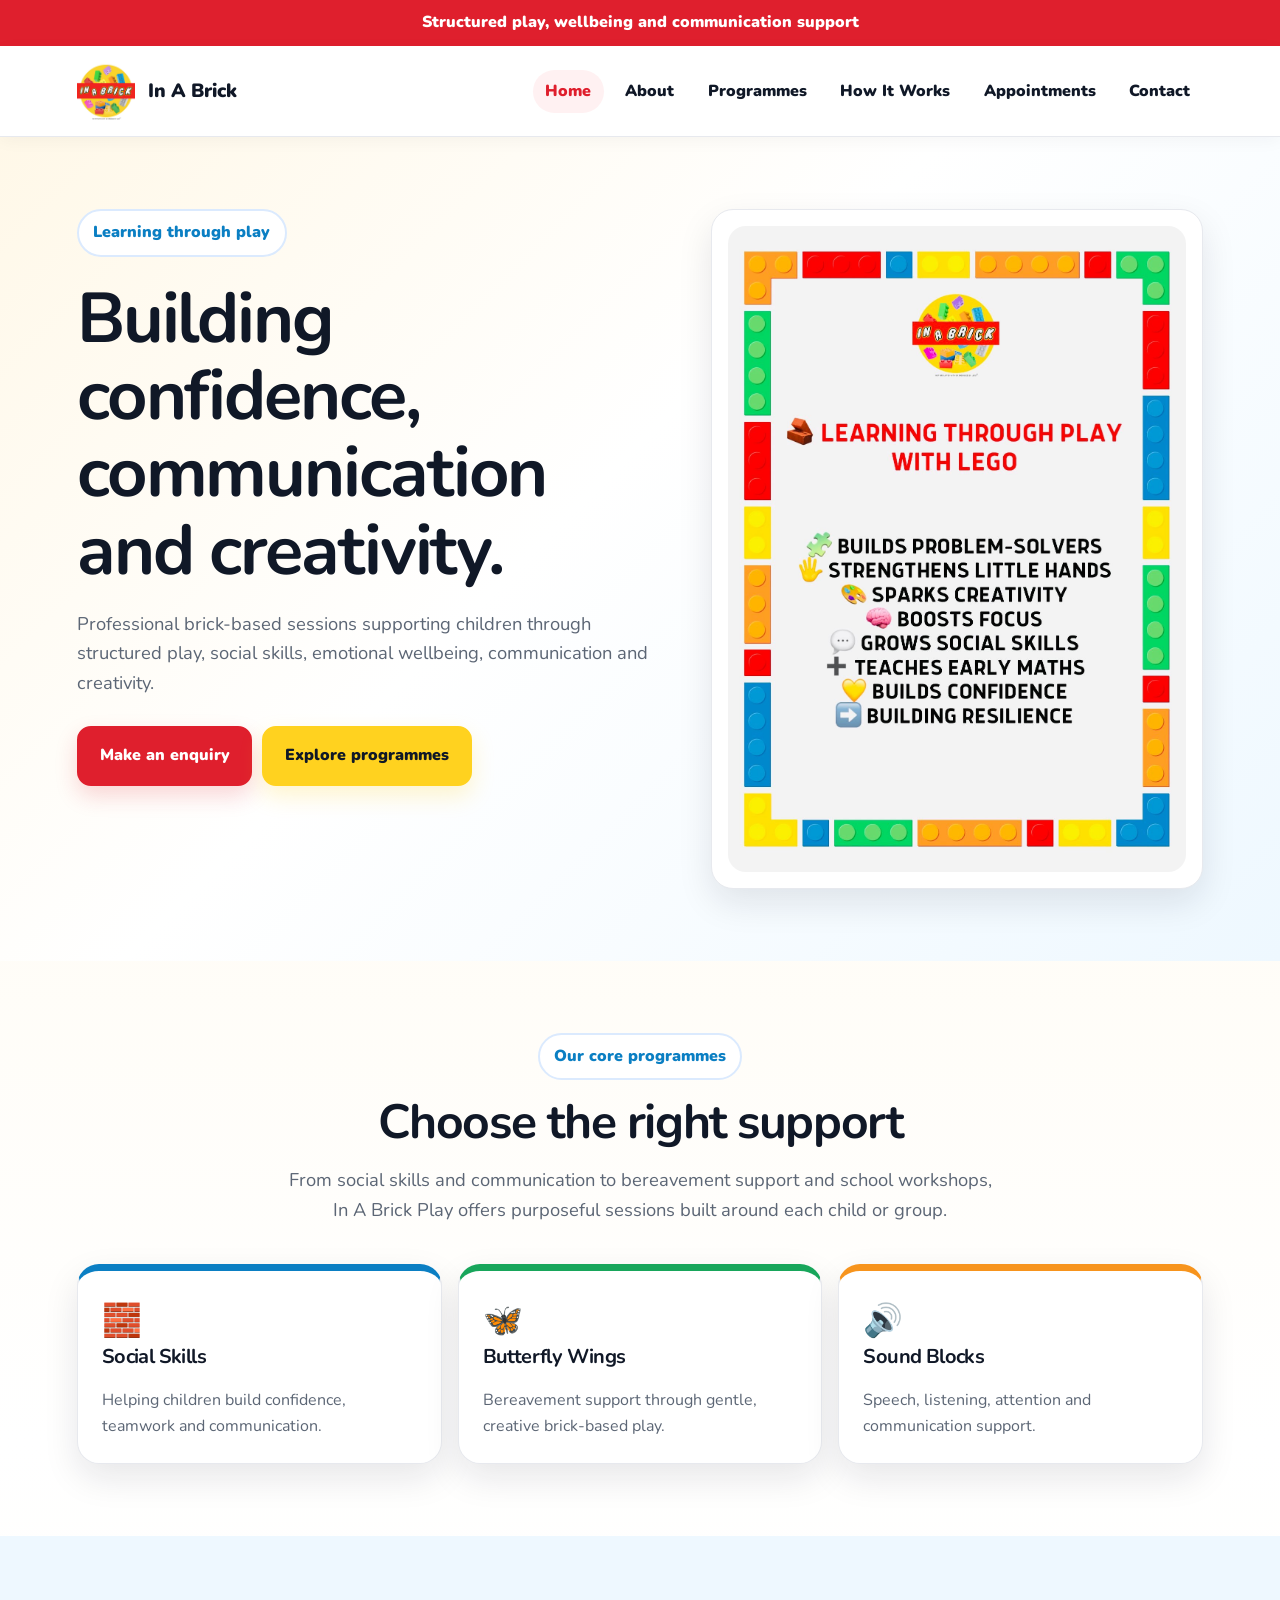
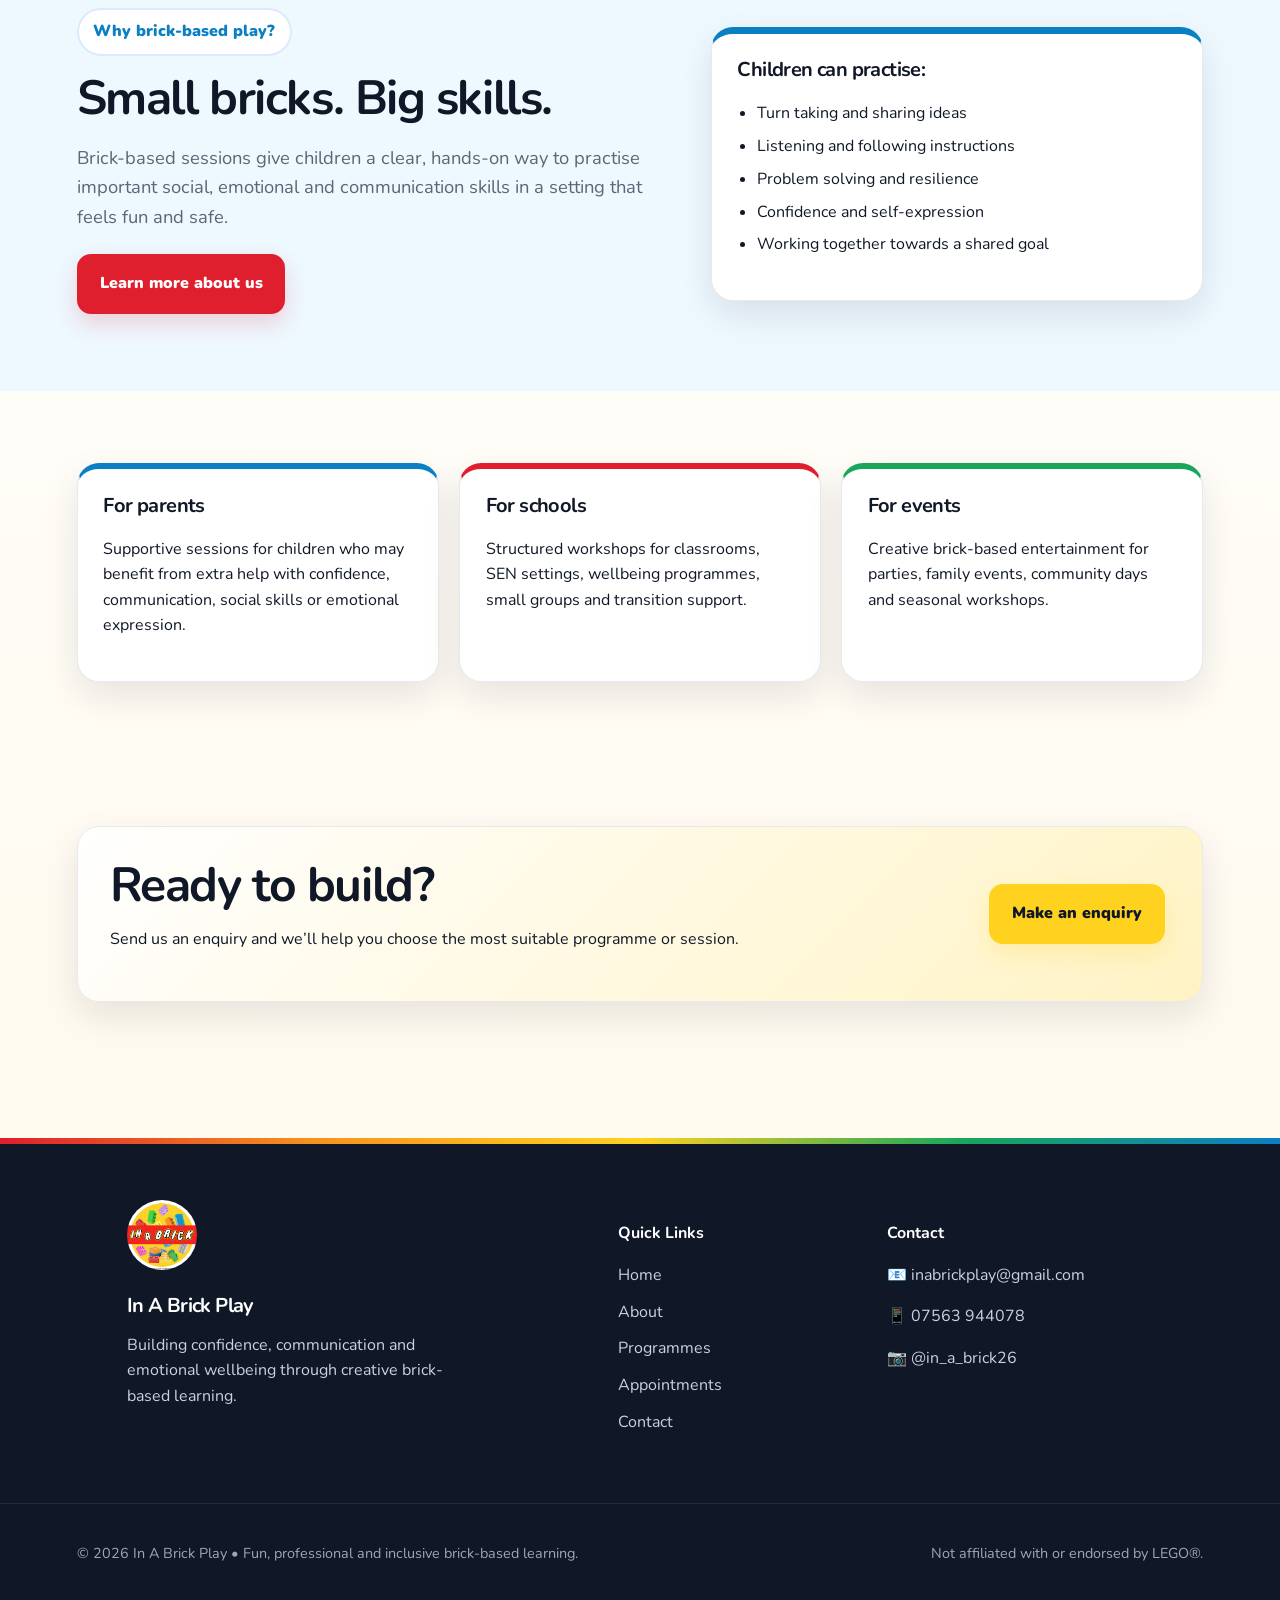
<file: index.html>
<!doctype html>
<html lang="en">
<head>
<link rel="icon" type="image/png" sizes="32x32" href="/favicon.png?v=2">
<link rel="shortcut icon" href="/favicon.png?v=2">
<link rel="apple-touch-icon" href="/favicon.png?v=2">  <title>In A Brick Play | Learning Through Play</title>
  <meta charset="utf-8">
  <meta name="viewport" content="width=device-width,initial-scale=1">
  <link rel="stylesheet" href="assets/style.css">
  <script defer src="assets/script.js"></script>
</head>

<body>
  <div class="topbar">Structured play, wellbeing and communication support</div>

  <nav class="nav">
    <a class="brand" href="index.html">
      <img src="assets/images/logo.jpg" alt="In A Brick logo">
      In A Brick
    </a>

    <div class="navlinks">
      <a class="active" href="index.html">Home</a>
      <a href="about.html">About</a>
      <a href="programmes.html">Programmes</a>
      <a href="roles.html">How It Works</a>
      <a href="appointments.html">Appointments</a>
      <a href="contact.html">Contact</a>
    </div>
  </nav>

  <main>
    <section class="hero home-hero">
      <div class="hero-grid">
        <div>
          <span class="badge">Learning through play</span>
          <h1>Building confidence, communication and creativity.</h1>
          <p class="lead">
            Professional brick-based sessions supporting children through structured play,
            social skills, emotional wellbeing, communication and creativity.
          </p>

          <div class="booking-actions">
            <a class="btn" href="appointments.html">Make an enquiry</a>
            <a class="btn yellow" href="programmes.html">Explore programmes</a>
          </div>
        </div>

        <div class="hero-card">
          <img src="assets/images/benefits.jpg" alt="Learning through play with bricks">
        </div>
      </div>
    </section>

    <section class="section">
      <div class="wrap center">
        <span class="badge">Our core programmes</span>
        <h2>Choose the right support</h2>
        <p class="lead" style="margin:auto">
          From social skills and communication to bereavement support and school workshops,
          In A Brick Play offers purposeful sessions built around each child or group.
        </p>

        <div class="programme-card-grid">
          <a class="programme-card blue" href="programmes.html#social">
            <span>🧱</span>
            <h3>Social Skills</h3>
            <p>Helping children build confidence, teamwork and communication.</p>
          </a>

          <a class="programme-card green" href="programmes.html#butterfly">
            <span>🦋</span>
            <h3>Butterfly Wings</h3>
            <p>Bereavement support through gentle, creative brick-based play.</p>
          </a>

          <a class="programme-card orange" href="programmes.html#sound">
            <span>🔊</span>
            <h3>Sound Blocks</h3>
            <p>Speech, listening, attention and communication support.</p>
          </a>
        </div>
      </div>
    </section>

    <section class="section soft-blue">
      <div class="wrap detail-grid">
        <div>
          <span class="badge">Why brick-based play?</span>
          <h2>Small bricks. Big skills.</h2>
          <p class="lead">
            Brick-based sessions give children a clear, hands-on way to practise important
            social, emotional and communication skills in a setting that feels fun and safe.
          </p>

          <a class="btn" href="about.html">Learn more about us</a>
        </div>

        <div class="detail-panel">
          <h3>Children can practise:</h3>
          <ul class="clean">
            <li>Turn taking and sharing ideas</li>
            <li>Listening and following instructions</li>
            <li>Problem solving and resilience</li>
            <li>Confidence and self-expression</li>
            <li>Working together towards a shared goal</li>
          </ul>
        </div>
      </div>
    </section>

    <section class="section">
      <div class="wrap">
        <div class="grid">
          <div class="card">
            <h3>For parents</h3>
            <p>
              Supportive sessions for children who may benefit from extra help with
              confidence, communication, social skills or emotional expression.
            </p>
          </div>

          <div class="card">
            <h3>For schools</h3>
            <p>
              Structured workshops for classrooms, SEN settings, wellbeing programmes,
              small groups and transition support.
            </p>
          </div>

          <div class="card">
            <h3>For events</h3>
            <p>
              Creative brick-based entertainment for parties, family events, community days
              and seasonal workshops.
            </p>
          </div>
        </div>
      </div>
    </section>

    <section class="section">
      <div class="wrap cta">
        <div>
          <h2>Ready to build?</h2>
          <p>
            Send us an enquiry and we’ll help you choose the most suitable programme or session.
          </p>
        </div>

        <a class="btn yellow" href="appointments.html">Make an enquiry</a>
      </div>
    </section>
  </main>

  <footer class="footer">

<div class="footer-top"></div>

<div class="wrap footer-grid">

<div class="footer-brand">

<img src="assets/images/logo.jpg" alt="In A Brick">

<h3>In A Brick Play</h3>

<p>
Building confidence, communication and emotional wellbeing
through creative brick-based learning.
</p>

</div>


<div>

<h4>Quick Links</h4>

<ul class="footer-links">
<li><a href="index.html">Home</a></li>
<li><a href="about.html">About</a></li>
<li><a href="programmes.html">Programmes</a></li>
<li><a href="appointments.html">Appointments</a></li>
<li><a href="contact.html">Contact</a></li>
</ul>

</div>


<div>

<h4>Contact</h4>

<div class="footer-contact">

<a href="mailto:inabrickplay@gmail.com">
📧 inabrickplay@gmail.com
</a>

<a href="https://wa.me/447563944078">
📱 07563 944078
</a>

<a href="https://instagram.com/in_a_brick26">
📷 @in_a_brick26
</a>

</div>

</div>

</div>

<div class="footer-bottom">

<p>
© 2026 In A Brick Play • Fun, professional and inclusive brick-based learning.
</p>

<p>
Not affiliated with or endorsed by LEGO®.
</p>

</div>

</footer>
</body>
</html>
</file>
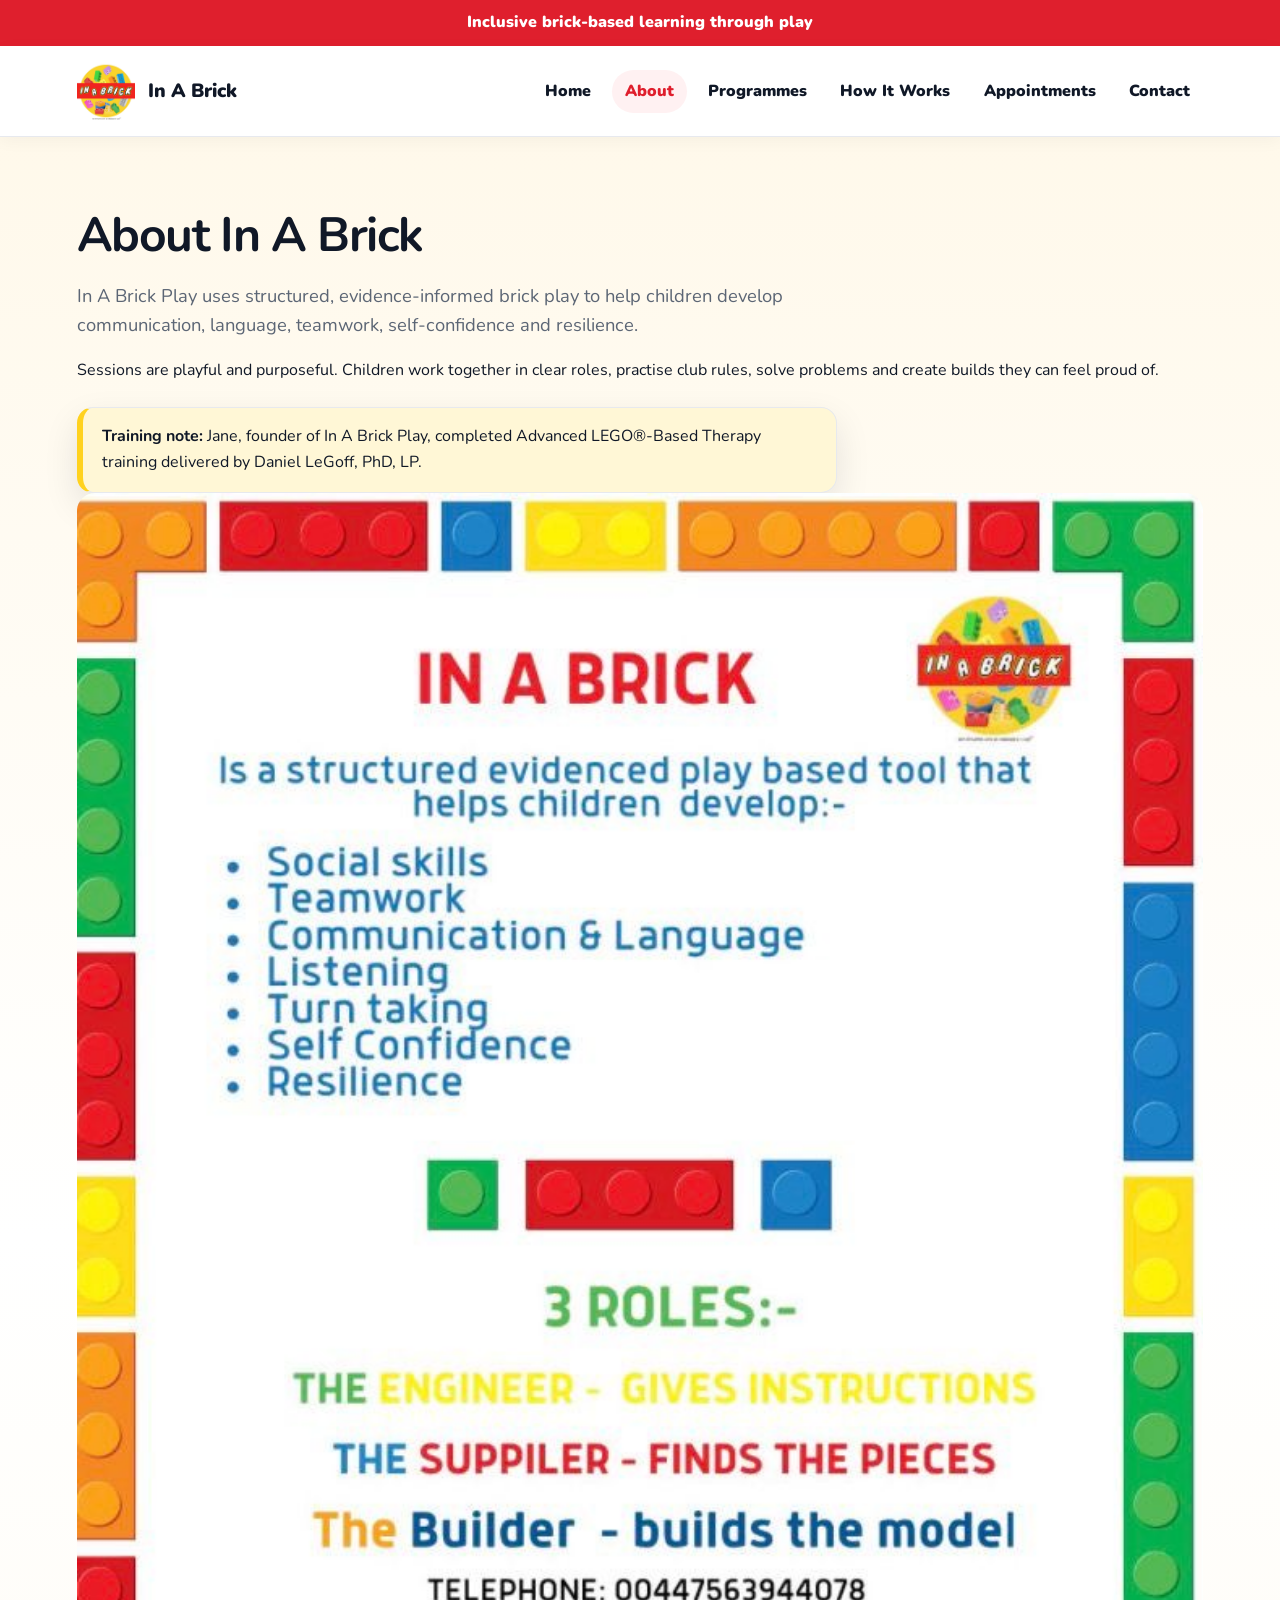
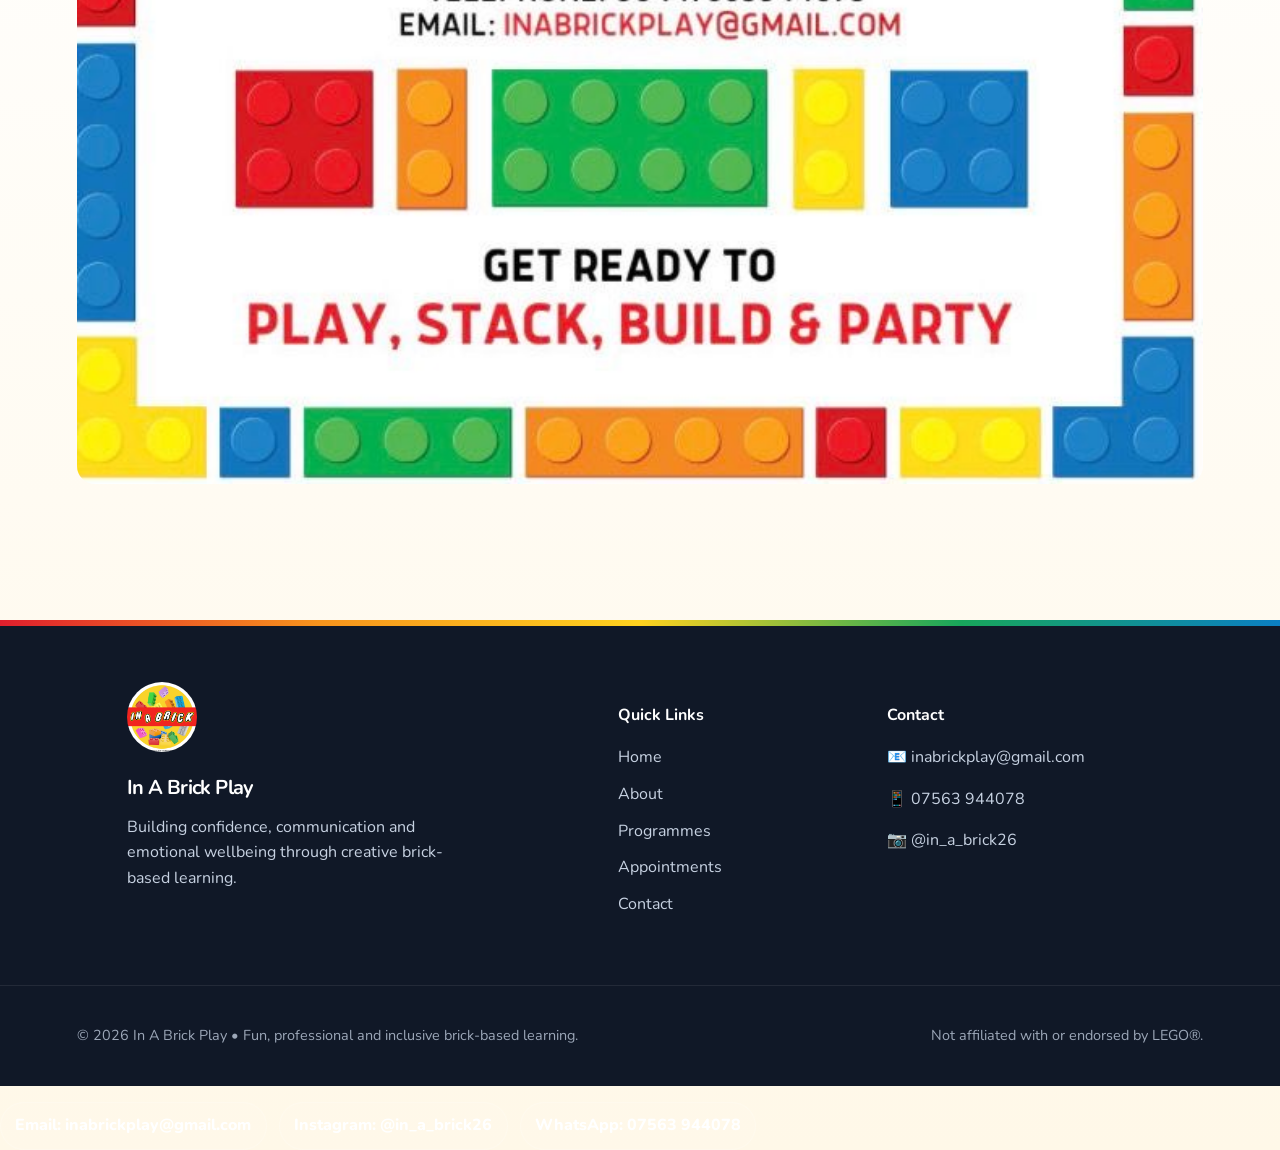
<file: about.html>
<!doctype html><html lang="en"><head><title>About | In A Brick Play</title><meta charset="utf-8"><meta name="viewport" content="width=device-width,initial-scale=1"><link rel="stylesheet" href="assets/style.css"><script defer src="assets/script.js"></script></head><body><div class="topbar">Inclusive brick-based learning through play</div><nav class="nav"><a class="brand" href="index.html"><img src="assets/images/logo.jpg" alt="In A Brick logo">In A Brick</a><div class="navlinks"><a href="index.html">Home</a><a class="active" href="about.html">About</a><a href="programmes.html">Programmes</a><a href="roles.html">How It Works</a><a href="appointments.html">Appointments</a><a href="contact.html">Contact</a></div></nav>
<main class="section"><div class="wrap split"><div><h2>About In A Brick</h2><p class="lead">In A Brick Play uses structured, evidence-informed brick play to help children develop communication, language, teamwork, self-confidence and resilience.</p><p>Sessions are playful and purposeful. Children work together in clear roles, practise club rules, solve problems and create builds they can feel proud of.</p><div class="note"><strong>Training note:</strong> Jane, founder of In A Brick Play, completed Advanced LEGO®-Based Therapy training delivered by Daniel LeGoff, PhD, LP.</div></div><img class="photo" src="assets/images/about-roles.jpg" alt="In A Brick roles poster"></div></main><footer class="footer">

<div class="footer-top"></div>

<div class="wrap footer-grid">

<div class="footer-brand">

<img src="assets/images/logo.jpg" alt="In A Brick">

<h3>In A Brick Play</h3>

<p>
Building confidence, communication and emotional wellbeing
through creative brick-based learning.
</p>

</div>


<div>

<h4>Quick Links</h4>

<ul class="footer-links">
<li><a href="index.html">Home</a></li>
<li><a href="about.html">About</a></li>
<li><a href="programmes.html">Programmes</a></li>
<li><a href="appointments.html">Appointments</a></li>
<li><a href="contact.html">Contact</a></li>
</ul>

</div>


<div>

<h4>Contact</h4>

<div class="footer-contact">

<a href="mailto:inabrickplay@gmail.com">
📧 inabrickplay@gmail.com
</a>

<a href="https://wa.me/447563944078">
📱 07563 944078
</a>

<a href="https://instagram.com/in_a_brick26">
📷 @in_a_brick26
</a>

</div>

</div>

</div>

<div class="footer-bottom">

<p>
© 2026 In A Brick Play • Fun, professional and inclusive brick-based learning.
</p>

<p>
Not affiliated with or endorsed by LEGO®.
</p>

</div>

</footer></body></html>
<div class="social-links">
  <a class="social-link" href="mailto:inabrickplay@gmail.com">Email: inabrickplay@gmail.com</a>
  <a class="social-link" href="https://instagram.com/in_a_brick26" target="_blank" rel="noopener">Instagram: @in_a_brick26</a>
  <a class="social-link" href="https://wa.me/447563944078" target="_blank" rel="noopener">WhatsApp: 07563 944078</a>
</div>
</file>
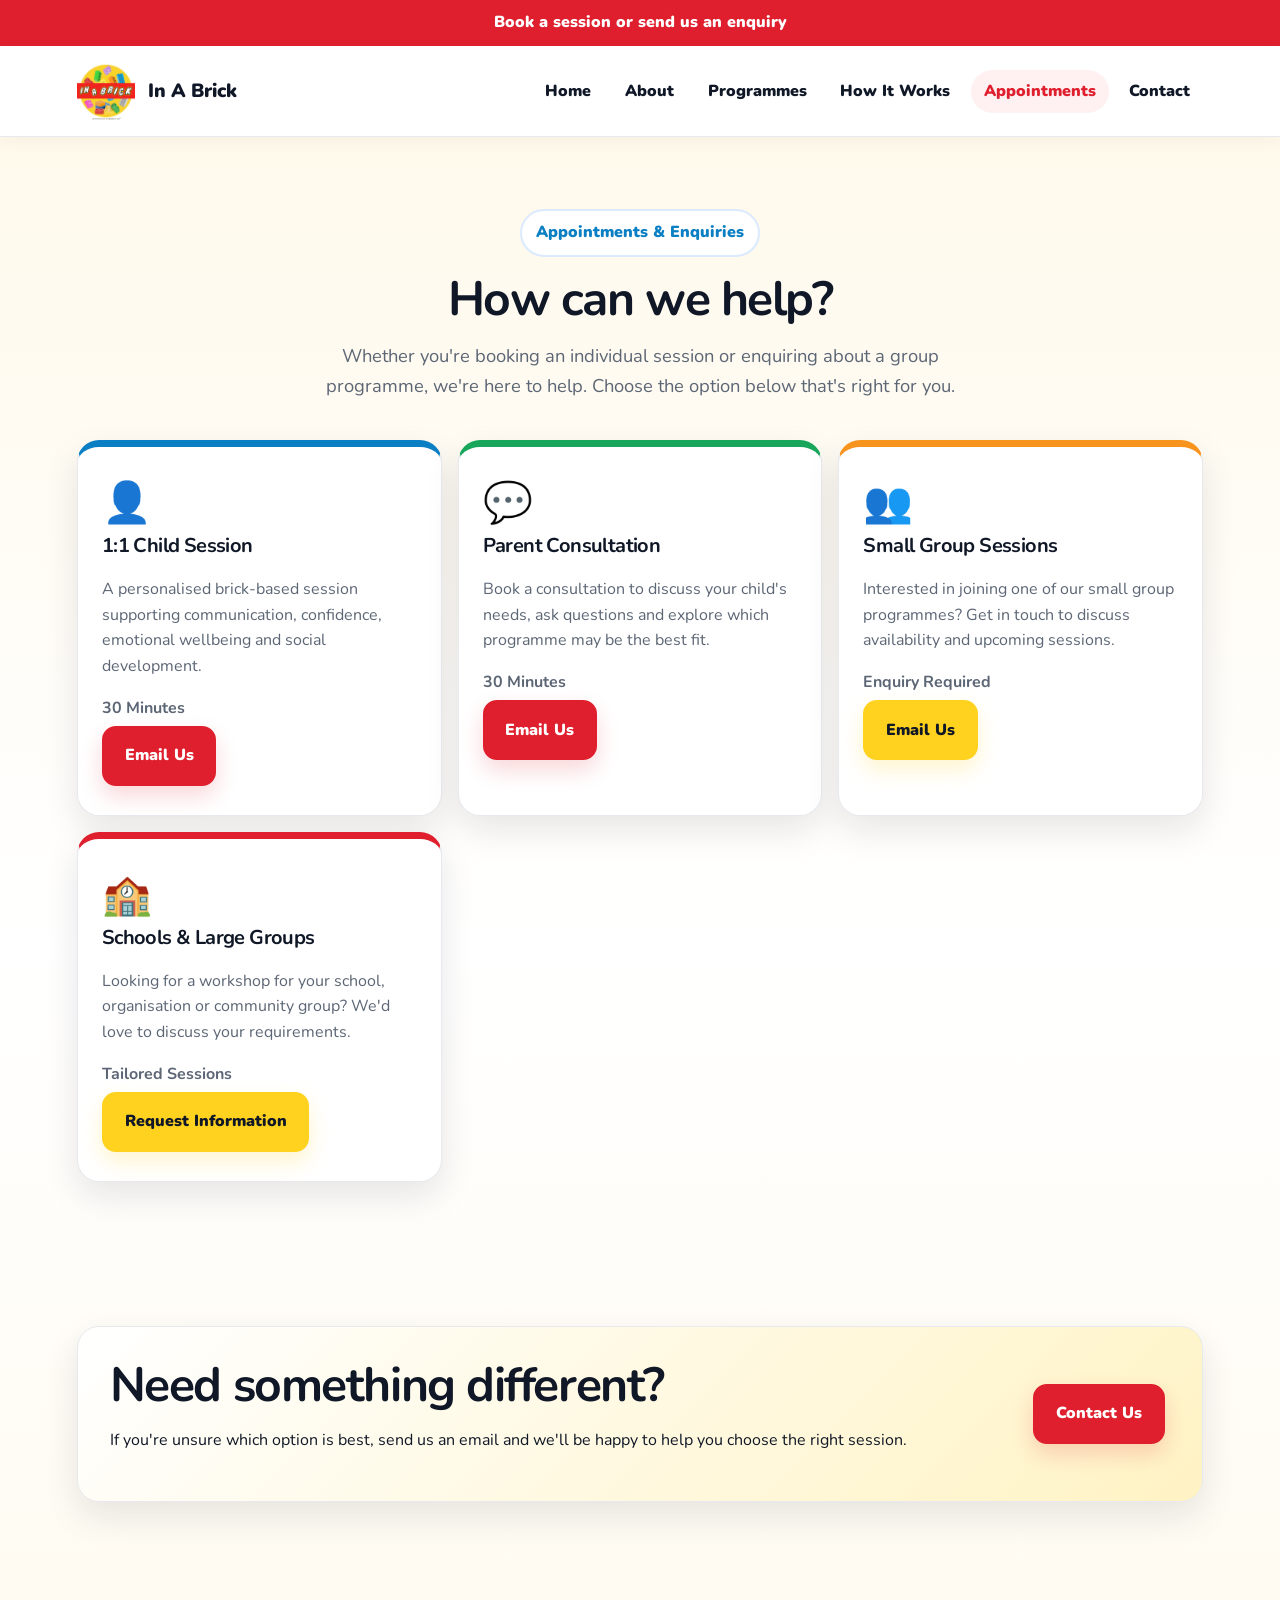
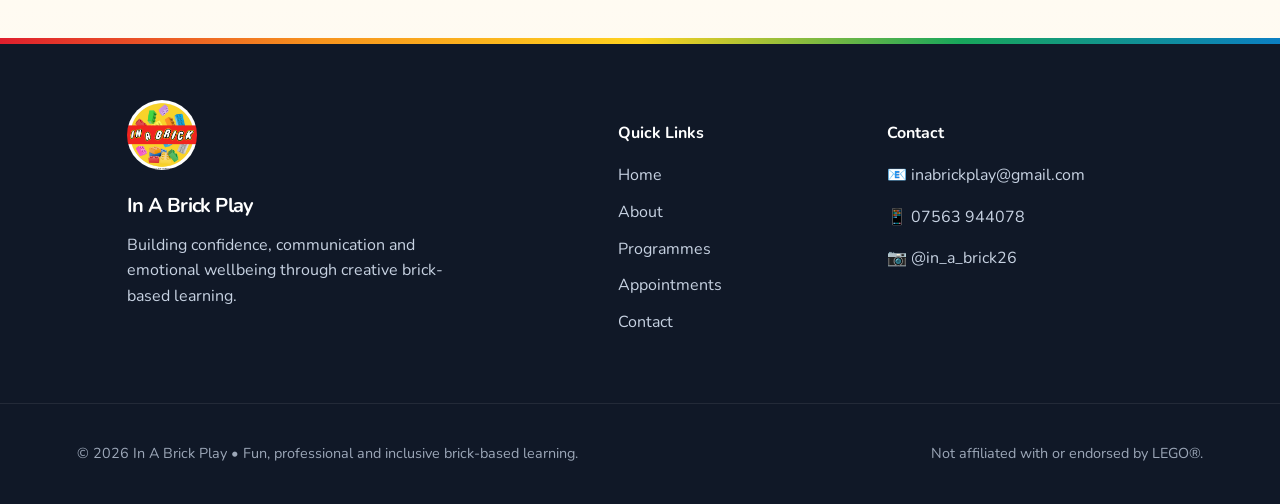
<file: appointments.html>
<!doctype html>
<html lang="en">
<head>
  <title>Appointments | In A Brick Play</title>
  <meta charset="utf-8">
  <meta name="viewport" content="width=device-width,initial-scale=1">
  <link rel="stylesheet" href="assets/style.css">
  <script defer src="assets/script.js"></script>
</head>

<body>
  <div class="topbar">Book a session or send us an enquiry</div>

  <nav class="nav">
    <a class="brand" href="index.html">
      <img src="assets/images/logo.jpg" alt="In A Brick logo">
      In A Brick
    </a>

    <div class="navlinks">
      <a href="index.html">Home</a>
      <a href="about.html">About</a>
      <a href="programmes.html">Programmes</a>
      <a href="roles.html">How It Works</a>
      <a class="active" href="appointments.html">Appointments</a>
      <a href="contact.html">Contact</a>
    </div>
  </nav>

 <main>

<section class="section">

<div class="wrap center">

<span class="badge">Appointments & Enquiries</span>

<h2>How can we help?</h2>

<p class="lead" style="max-width:700px;margin:auto;">
Whether you're booking an individual session or enquiring about a group programme, we're here to help.
Choose the option below that's right for you.
</p>

<div class="programme-card-grid">

<div class="programme-card blue">
<span style="font-size:2.5rem;">👤</span>

<h3>1:1 Child Session</h3>

<p>
A personalised brick-based session supporting communication,
confidence, emotional wellbeing and social development.
</p>

<p><strong>30 Minutes</strong></p>

<a class="btn" href="mailto:inabrickplay@gmail.com?subject=1:1 Child Session Enquiry">
Email Us
</a>

</div>

<div class="programme-card green">

<span style="font-size:2.5rem;">💬</span>

<h3>Parent Consultation</h3>

<p>
Book a consultation to discuss your child's needs,
ask questions and explore which programme may be the best fit.
</p>

<p><strong>30 Minutes</strong></p>

<a class="btn" href="mailto:inabrickplay@gmail.com?subject=Parent Consultation Enquiry">
Email Us
</a>

</div>

<div class="programme-card orange">

<span style="font-size:2.5rem;">👥</span>

<h3>Small Group Sessions</h3>

<p>
Interested in joining one of our small group programmes?
Get in touch to discuss availability and upcoming sessions.
</p>

<p><strong>Enquiry Required</strong></p>

<a class="btn yellow"
href="mailto:inabrickplay@gmail.com?subject=Small Group Session Enquiry">
Email Us
</a>

</div>

<div class="programme-card red">

<span style="font-size:2.5rem;">🏫</span>

<h3>Schools & Large Groups</h3>

<p>
Looking for a workshop for your school, organisation or community group?
We'd love to discuss your requirements.
</p>

<p><strong>Tailored Sessions</strong></p>

<a class="btn yellow"
href="mailto:inabrickplay@gmail.com?subject=School or Large Group Enquiry">
Request Information
</a>

</div>

</div>

</div>

</section>

<section class="section">

<div class="wrap cta">

<div>

<h2>Need something different?</h2>

<p>
If you're unsure which option is best, send us an email and we'll be happy to help you choose the right session.
</p>

</div>

<a class="btn"
href="contact.html">
Contact Us
</a>

</div>

</section>

</main>

<footer class="footer">

<div class="footer-top"></div>

<div class="wrap footer-grid">

<div class="footer-brand">

<img src="assets/images/logo.jpg" alt="In A Brick">

<h3>In A Brick Play</h3>

<p>
Building confidence, communication and emotional wellbeing
through creative brick-based learning.
</p>

</div>


<div>

<h4>Quick Links</h4>

<ul class="footer-links">
<li><a href="index.html">Home</a></li>
<li><a href="about.html">About</a></li>
<li><a href="programmes.html">Programmes</a></li>
<li><a href="appointments.html">Appointments</a></li>
<li><a href="contact.html">Contact</a></li>
</ul>

</div>


<div>

<h4>Contact</h4>

<div class="footer-contact">

<a href="mailto:inabrickplay@gmail.com">
📧 inabrickplay@gmail.com
</a>

<a href="https://wa.me/447563944078">
📱 07563 944078
</a>

<a href="https://instagram.com/in_a_brick26">
📷 @in_a_brick26
</a>

</div>

</div>

</div>

<div class="footer-bottom">

<p>
© 2026 In A Brick Play • Fun, professional and inclusive brick-based learning.
</p>

<p>
Not affiliated with or endorsed by LEGO®.
</p>

</div>

</footer>
</body>
</html>
</file>
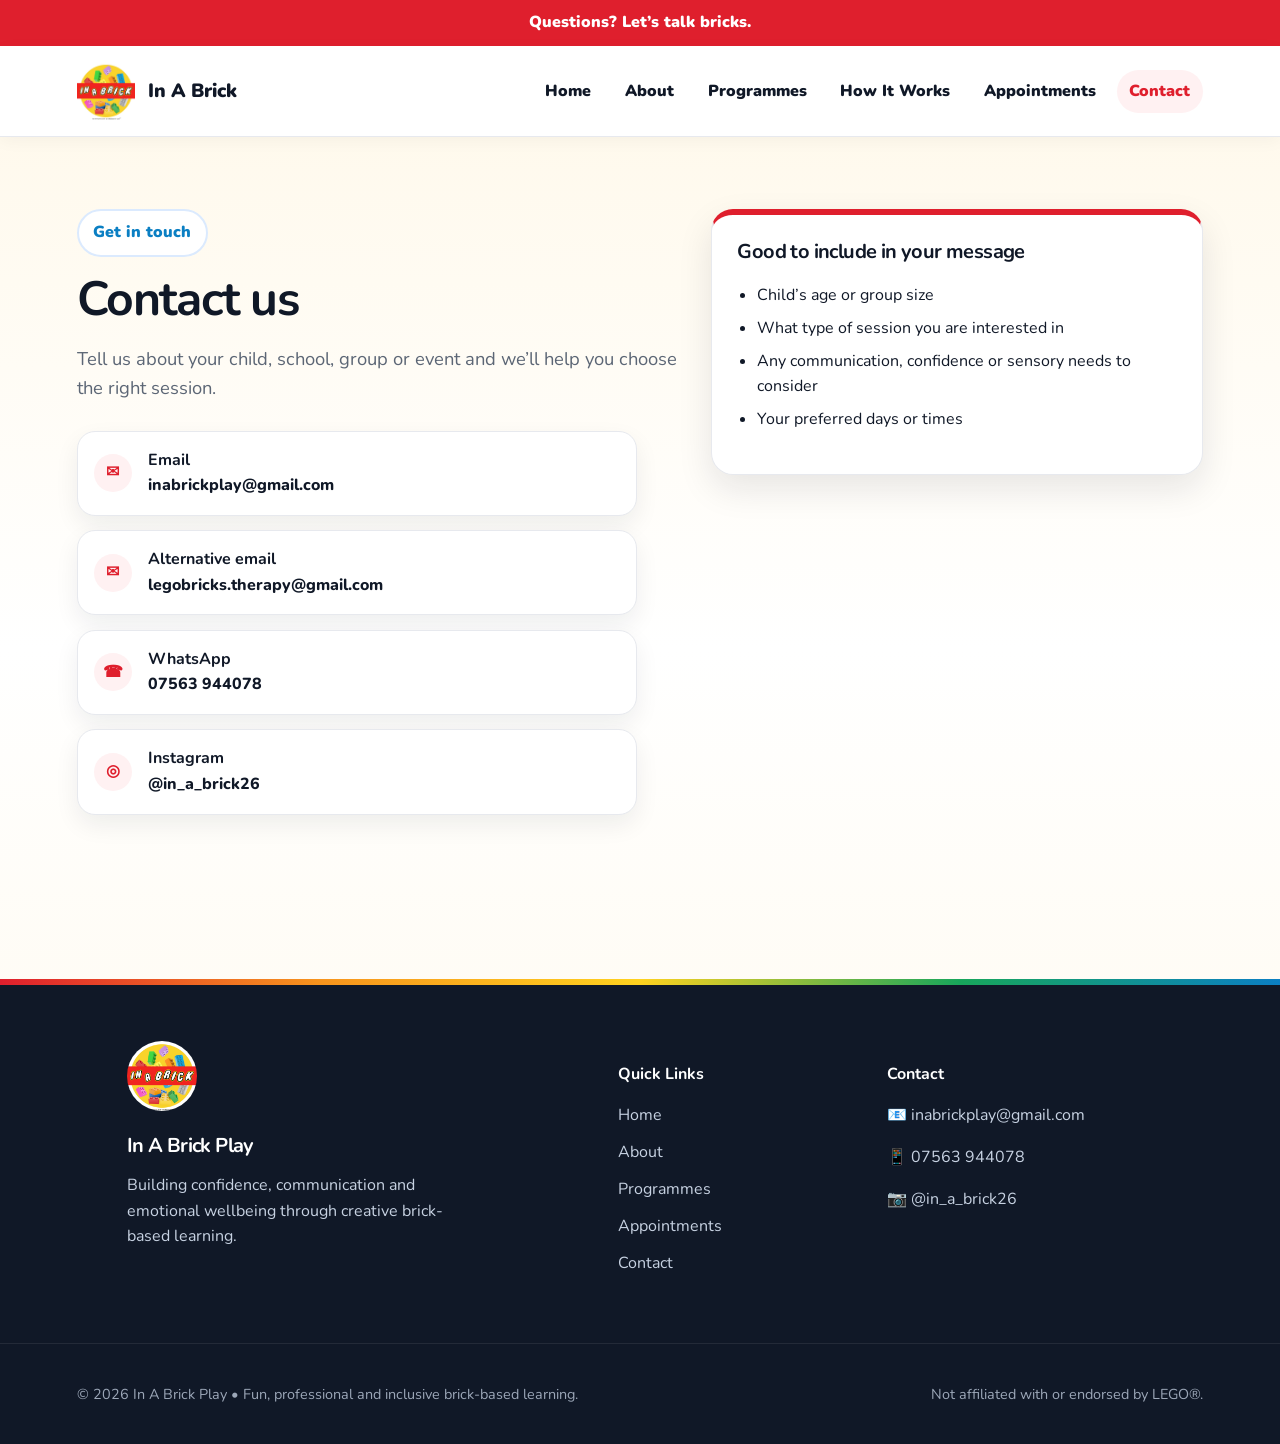
<file: contact.html>
<!doctype html>
<html lang="en">
<head>
  <title>Contact | In A Brick Play</title>
  <meta charset="utf-8">
  <meta name="viewport" content="width=device-width,initial-scale=1">
  <link rel="stylesheet" href="assets/style.css">
  <script defer src="assets/script.js"></script>
</head>

<body>
  <div class="topbar">Questions? Let’s talk bricks.</div>

  <nav class="nav">
    <a class="brand" href="index.html">
      <img src="assets/images/logo.jpg" alt="In A Brick logo">
      In A Brick
    </a>

    <div class="navlinks">
      <a href="index.html">Home</a>
      <a href="about.html">About</a>
      <a href="programmes.html">Programmes</a>
      <a href="roles.html">How It Works</a>
      <a href="appointments.html">Appointments</a>
      <a class="active" href="contact.html">Contact</a>
    </div>
  </nav>

  <main class="section">
    <div class="wrap">
      <div class="contact-layout">
        <section>
          <span class="badge">Get in touch</span>
          <h2>Contact us</h2>
          <p class="lead">
            Tell us about your child, school, group or event and we’ll help you choose the right session.
          </p>

          <div class="contact-list">
            <a class="contact-pill" href="mailto:inabrickplay@gmail.com">
              <span class="icon">✉</span>
              <span><strong>Email</strong><br>inabrickplay@gmail.com</span>
            </a>

            <a class="contact-pill" href="mailto:legobricks.therapy@gmail.com">
              <span class="icon">✉</span>
              <span><strong>Alternative email</strong><br>legobricks.therapy@gmail.com</span>
            </a>

            <a class="contact-pill" href="https://wa.me/447563944078" target="_blank" rel="noopener">
              <span class="icon">☎</span>
              <span><strong>WhatsApp</strong><br>07563 944078</span>
            </a>

            <a class="contact-pill" href="https://instagram.com/in_a_brick26" target="_blank" rel="noopener">
              <span class="icon">◎</span>
              <span><strong>Instagram</strong><br>@in_a_brick26</span>
            </a>
          </div>

         
        </section>

        <aside class="card feature-card">
          <h3>Good to include in your message</h3>
          <ul class="clean">
            <li>Child’s age or group size</li>
            <li>What type of session you are interested in</li>
            <li>Any communication, confidence or sensory needs to consider</li>
            <li>Your preferred days or times</li>
          </ul>
        </aside>
      </div>
    </div>
  </main>

<footer class="footer">

<div class="footer-top"></div>

<div class="wrap footer-grid">

<div class="footer-brand">

<img src="assets/images/logo.jpg" alt="In A Brick">

<h3>In A Brick Play</h3>

<p>
Building confidence, communication and emotional wellbeing
through creative brick-based learning.
</p>

</div>


<div>

<h4>Quick Links</h4>

<ul class="footer-links">
<li><a href="index.html">Home</a></li>
<li><a href="about.html">About</a></li>
<li><a href="programmes.html">Programmes</a></li>
<li><a href="appointments.html">Appointments</a></li>
<li><a href="contact.html">Contact</a></li>
</ul>

</div>


<div>

<h4>Contact</h4>

<div class="footer-contact">

<a href="mailto:inabrickplay@gmail.com">
📧 inabrickplay@gmail.com
</a>

<a href="https://wa.me/447563944078">
📱 07563 944078
</a>

<a href="https://instagram.com/in_a_brick26">
📷 @in_a_brick26
</a>

</div>

</div>

</div>

<div class="footer-bottom">

<p>
© 2026 In A Brick Play • Fun, professional and inclusive brick-based learning.
</p>

<p>
Not affiliated with or endorsed by LEGO®.
</p>

</div>

</footer>
</body>
</html>
</file>
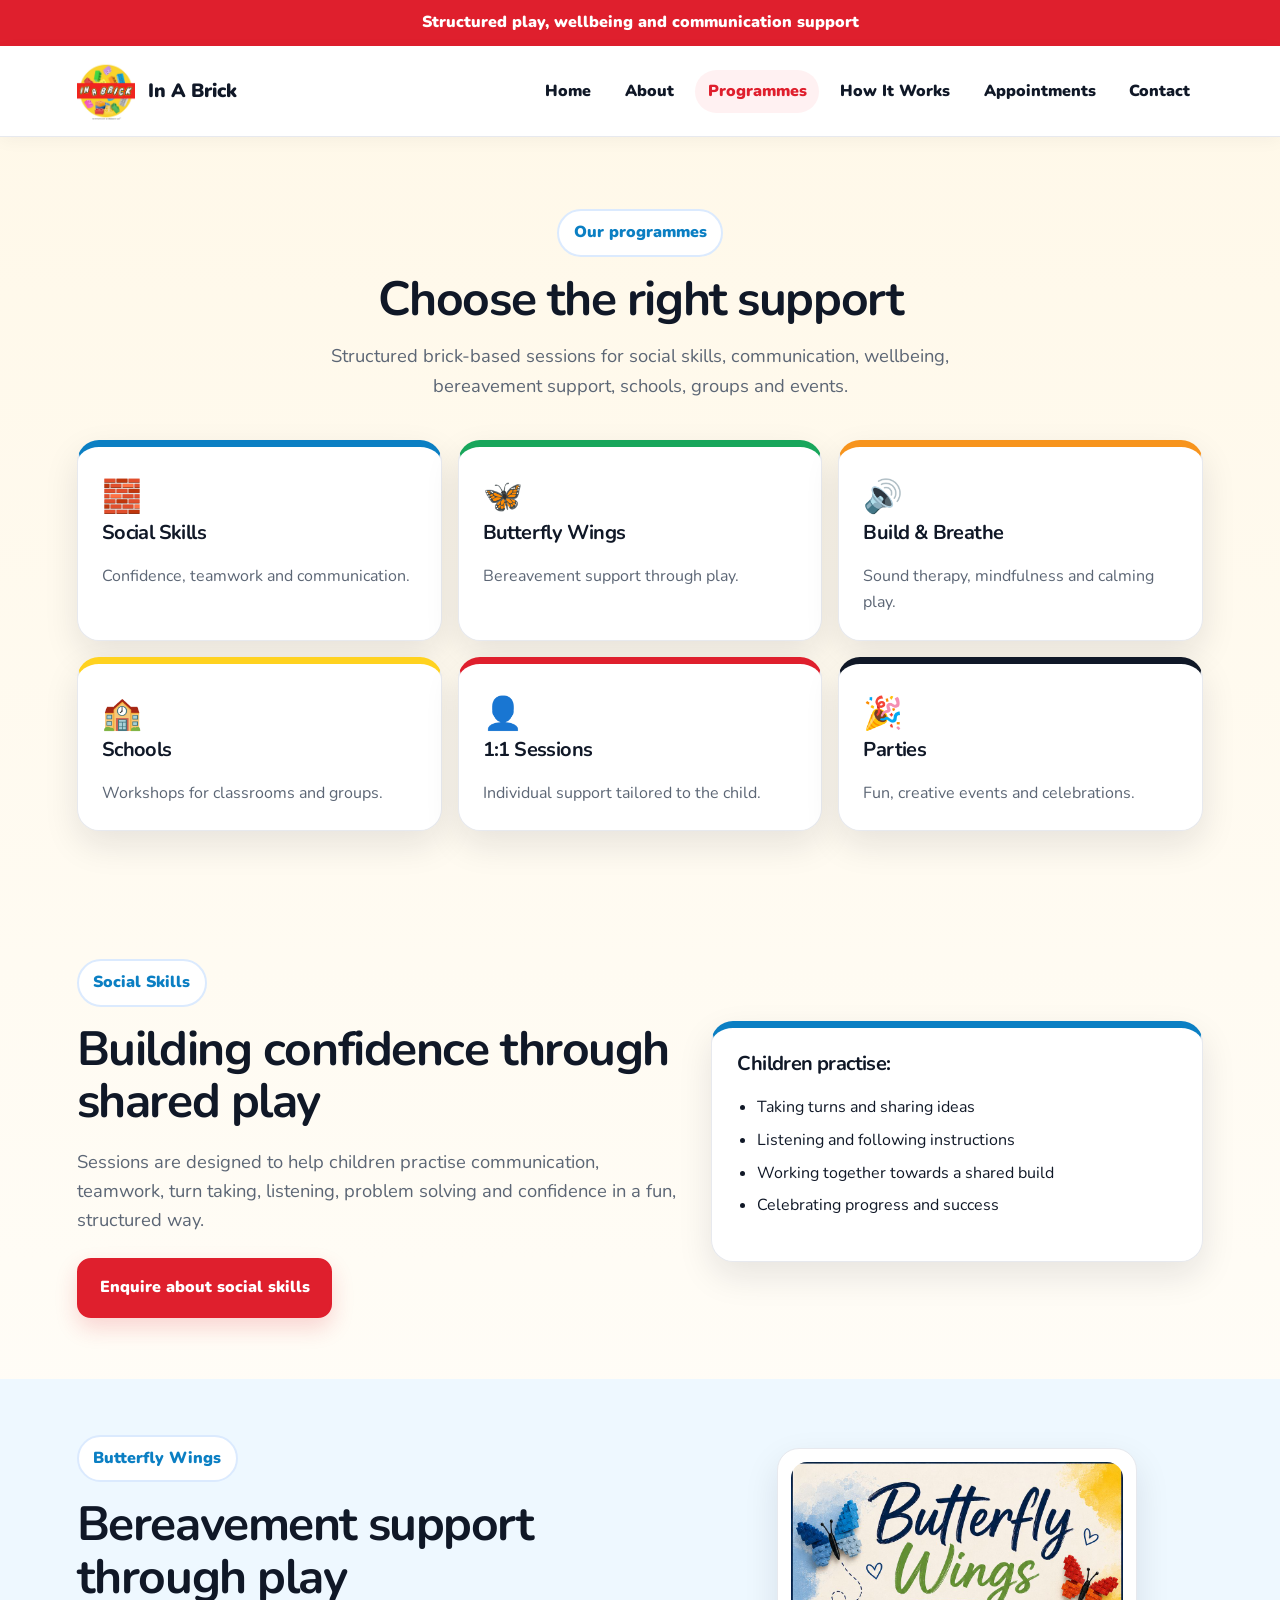
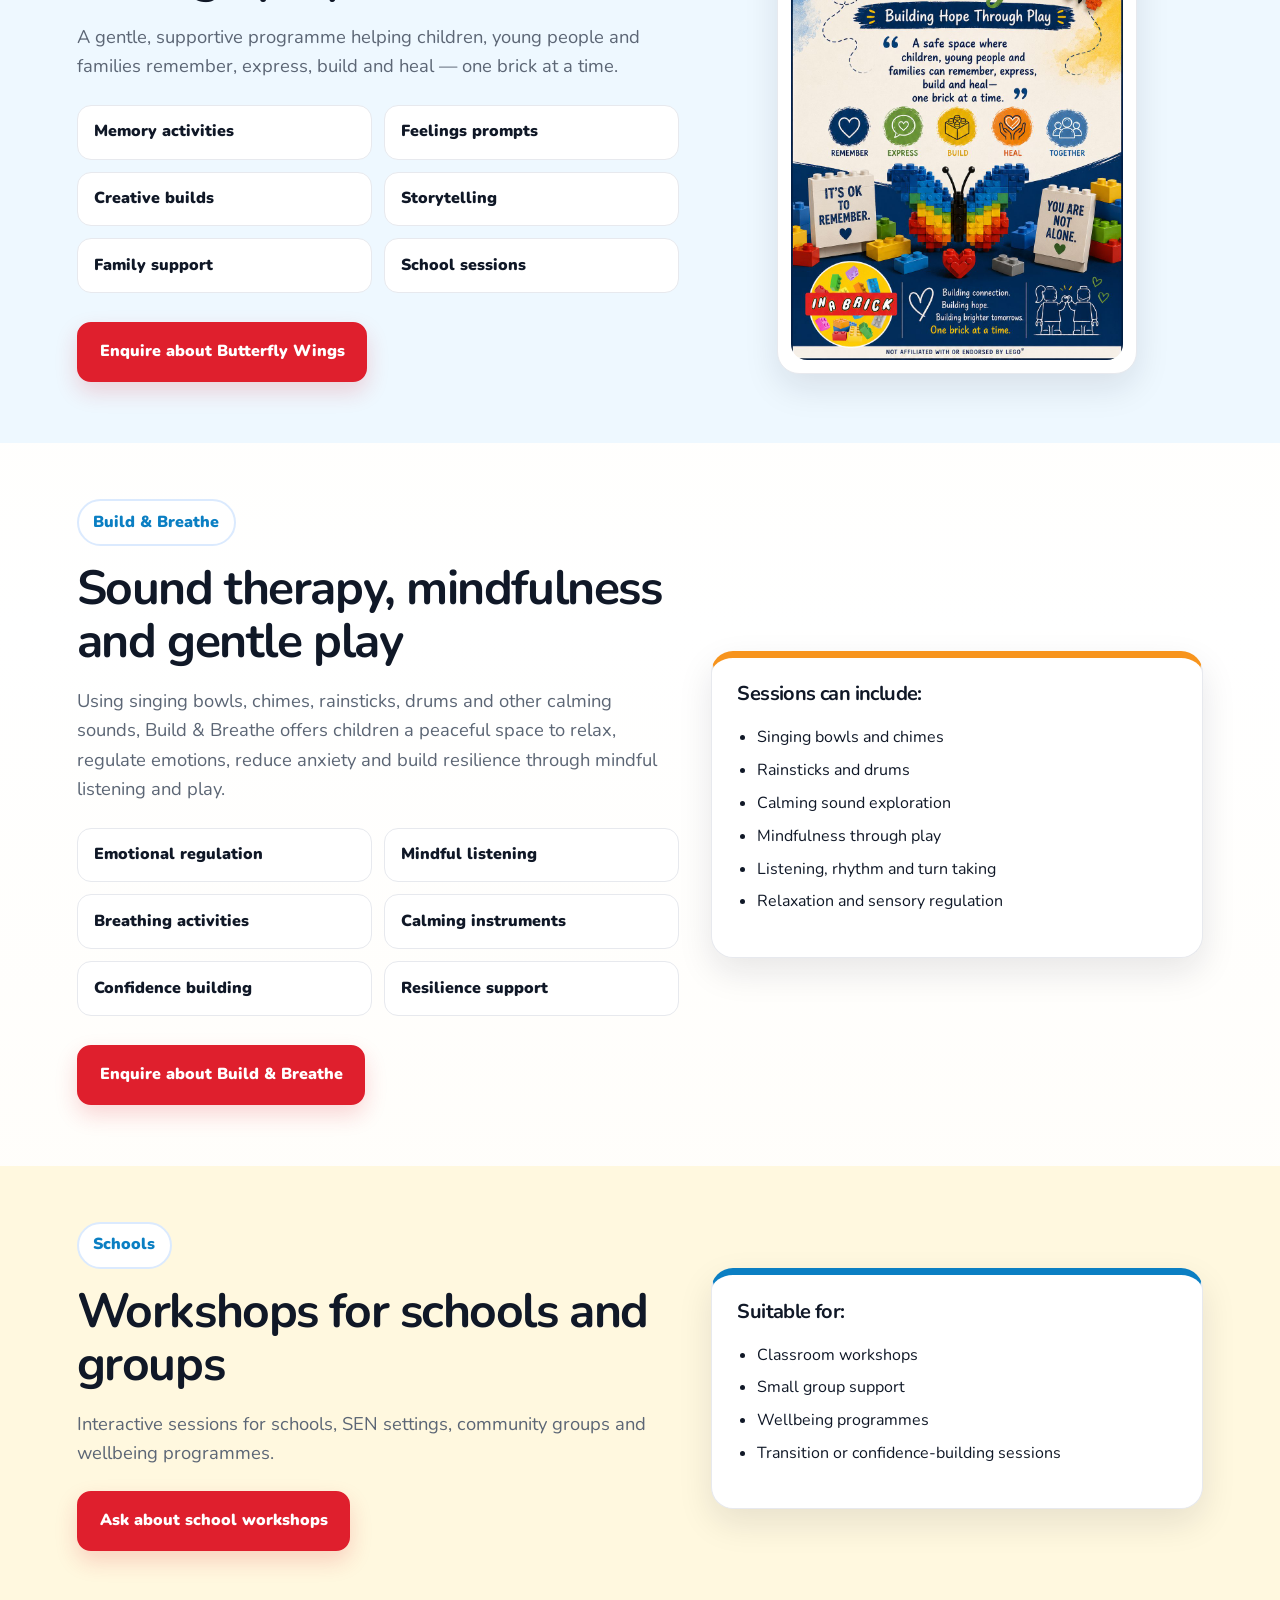
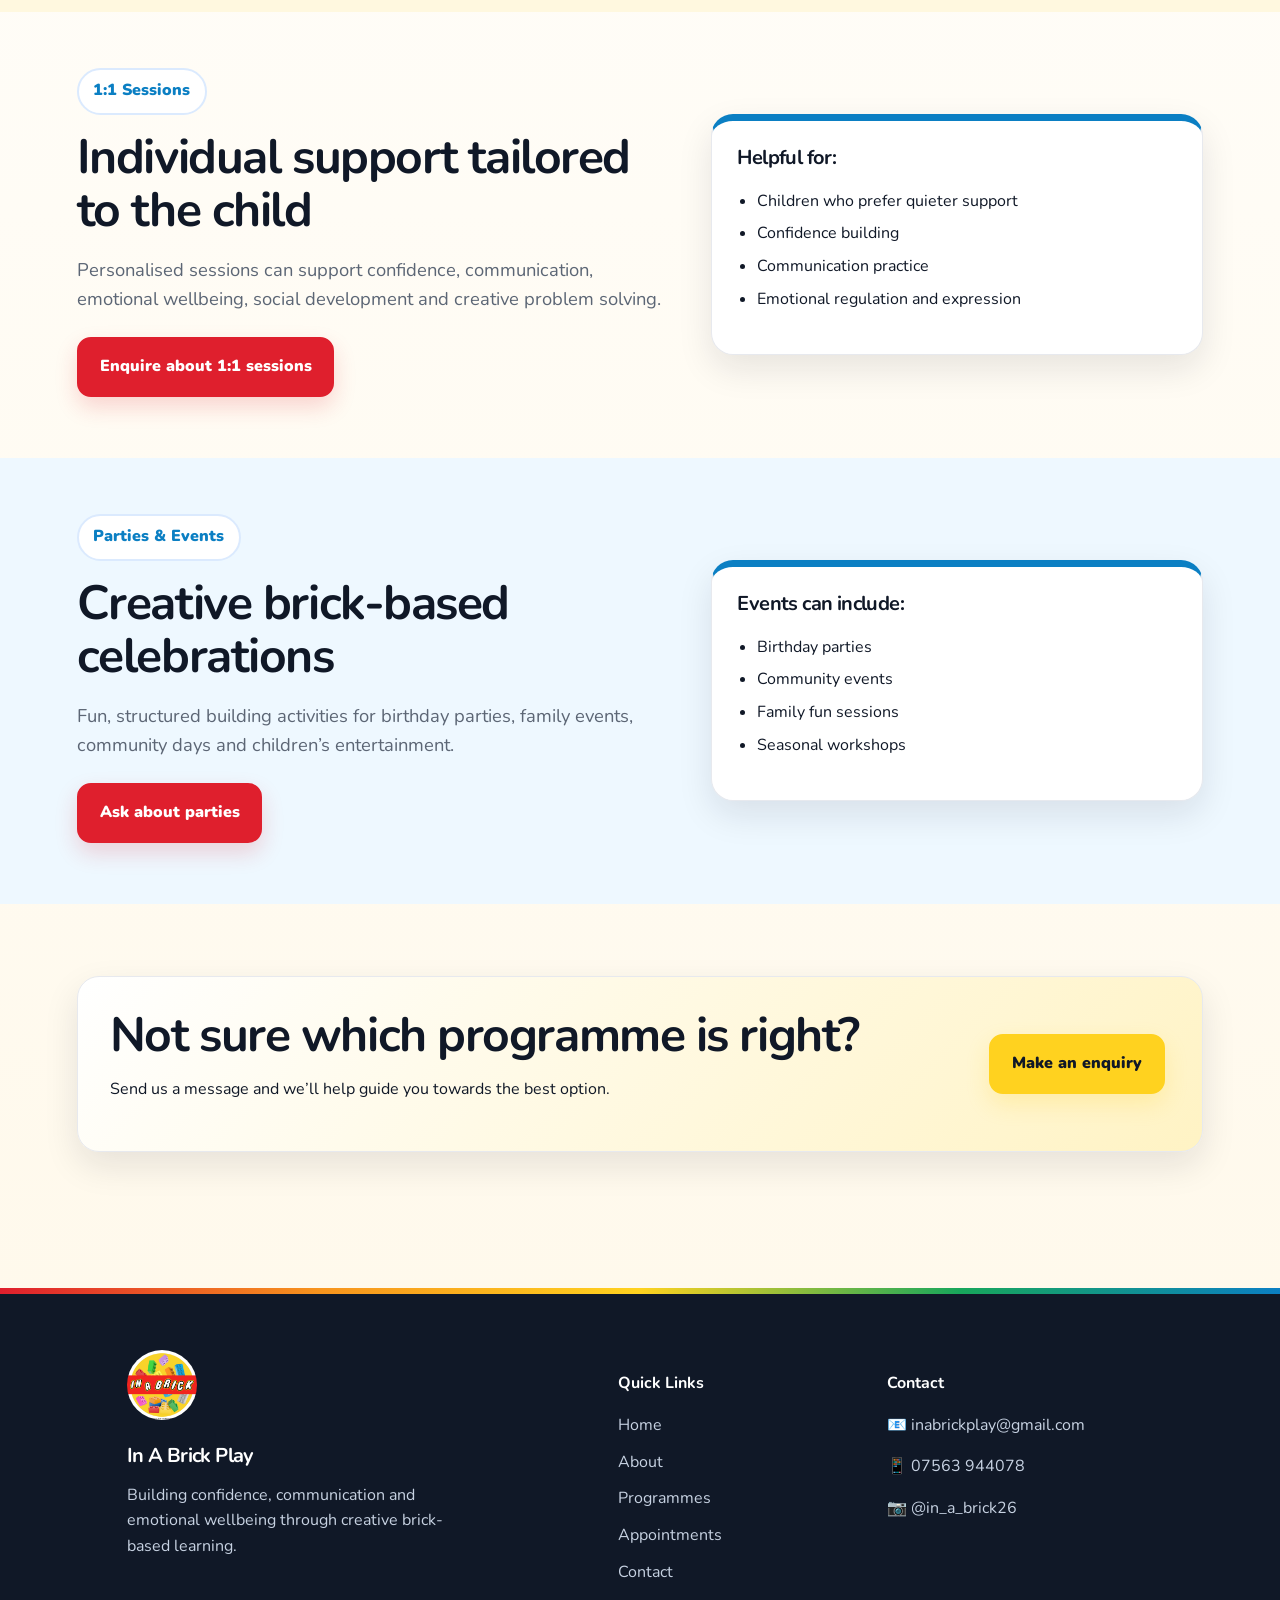
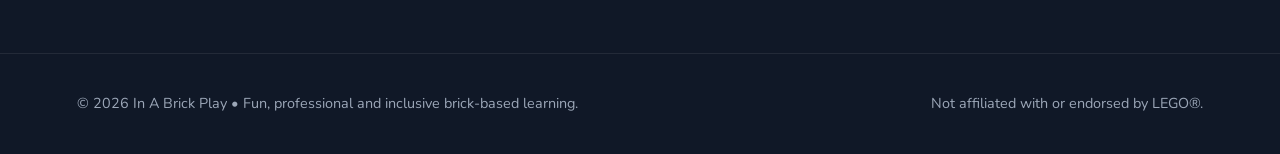
<file: programmes.html>
<!doctype html>
<html lang="en">
<head>
  <title>Programmes | In A Brick Play</title>
  <meta charset="utf-8">
  <meta name="viewport" content="width=device-width,initial-scale=1">
  <link rel="stylesheet" href="assets/style.css">
  <script defer src="assets/script.js"></script>
</head>

<body>
  <div class="topbar">Structured play, wellbeing and communication support</div>

  <nav class="nav">
    <a class="brand" href="index.html">
      <img src="assets/images/logo.jpg" alt="In A Brick logo">In A Brick
    </a>
    <div class="navlinks">
      <a href="index.html">Home</a>
      <a href="about.html">About</a>
      <a class="active" href="programmes.html">Programmes</a>
      <a href="roles.html">How It Works</a>
      <a href="appointments.html">Appointments</a>
      <a href="contact.html">Contact</a>
    </div>
  </nav>

  <main>
    <section class="section">
      <div class="wrap center">
        <span class="badge">Our programmes</span>
        <h2>Choose the right support</h2>
        <p class="lead" style="margin:auto">
          Structured brick-based sessions for social skills, communication, wellbeing,
          bereavement support, schools, groups and events.
        </p>

        <div class="programme-card-grid">
          <a class="programme-card blue" href="#social">
            <span>🧱</span>
            <h3>Social Skills</h3>
            <p>Confidence, teamwork and communication.</p>
          </a>

          <a class="programme-card green" href="#butterfly">
            <span>🦋</span>
            <h3>Butterfly Wings</h3>
            <p>Bereavement support through play.</p>
          </a>

          <a class="programme-card orange" href="#sound">
            <span>🔊</span>
            <h3>Build & Breathe</h3>
          <p>Sound therapy, mindfulness and calming play.</p>
          </a>

          <a class="programme-card yellow" href="#schools">
            <span>🏫</span>
            <h3>Schools</h3>
            <p>Workshops for classrooms and groups.</p>
          </a>

          <a class="programme-card red" href="#one-to-one">
            <span>👤</span>
            <h3>1:1 Sessions</h3>
            <p>Individual support tailored to the child.</p>
          </a>

          <a class="programme-card navy" href="#parties">
            <span>🎉</span>
            <h3>Parties</h3>
            <p>Fun, creative events and celebrations.</p>
          </a>
        </div>
      </div>
    </section>

    <section id="social" class="section programme-detail">
      <div class="wrap detail-grid">
        <div>
          <span class="badge">Social Skills</span>
          <h2>Building confidence through shared play</h2>
          <p class="lead">
            Sessions are designed to help children practise communication, teamwork,
            turn taking, listening, problem solving and confidence in a fun, structured way.
          </p>
          <a class="btn" href="appointments.html">Enquire about social skills</a>
        </div>
        <div class="detail-panel">
          <h3>Children practise:</h3>
          <ul class="clean">
            <li>Taking turns and sharing ideas</li>
            <li>Listening and following instructions</li>
            <li>Working together towards a shared build</li>
            <li>Celebrating progress and success</li>
          </ul>
        </div>
      </div>
    </section>

    <section id="butterfly" class="section programme-detail soft-blue">
      <div class="wrap detail-grid">
        <div>
          <span class="badge">Butterfly Wings</span>
          <h2>Bereavement support through play</h2>
          <p class="lead">
            A gentle, supportive programme helping children, young people and families
            remember, express, build and heal — one brick at a time.
          </p>

          <div class="resource-grid">
            <div>Memory activities</div>
            <div>Feelings prompts</div>
            <div>Creative builds</div>
            <div>Storytelling</div>
            <div>Family support</div>
            <div>School sessions</div>
          </div>

          <a class="btn" href="contact.html">Enquire about Butterfly Wings</a>
        </div>

        <div class="poster-frame">
          <img src="assets/images/butterfly-wings.jpg" alt="Butterfly Wings bereavement support poster">
        </div>
      </div>
    </section>

<section id="sound" class="section programme-detail">
  <div class="wrap detail-grid">
    <div>
      <span class="badge">Build & Breathe</span>
      <h2>Sound therapy, mindfulness and gentle play</h2>
      <p class="lead">
        Using singing bowls, chimes, rainsticks, drums and other calming sounds,
        Build & Breathe offers children a peaceful space to relax, regulate emotions,
        reduce anxiety and build resilience through mindful listening and play.
      </p>

      <div class="resource-grid">
        <div>Emotional regulation</div>
        <div>Mindful listening</div>
        <div>Breathing activities</div>
        <div>Calming instruments</div>
        <div>Confidence building</div>
        <div>Resilience support</div>
      </div>

      <a class="btn" href="contact.html">Enquire about Build & Breathe</a>
    </div>

    <div class="detail-panel orange-panel">
      <h3>Sessions can include:</h3>
      <ul class="clean">
        <li>Singing bowls and chimes</li>
        <li>Rainsticks and drums</li>
        <li>Calming sound exploration</li>
        <li>Mindfulness through play</li>
        <li>Listening, rhythm and turn taking</li>
        <li>Relaxation and sensory regulation</li>
      </ul>
    </div>
  </div>
</section>

    <section id="schools" class="section programme-detail soft-yellow">
      <div class="wrap detail-grid">
        <div>
          <span class="badge">Schools</span>
          <h2>Workshops for schools and groups</h2>
          <p class="lead">
            Interactive sessions for schools, SEN settings, community groups and wellbeing programmes.
          </p>
          <a class="btn" href="contact.html">Ask about school workshops</a>
        </div>
        <div class="detail-panel">
          <h3>Suitable for:</h3>
          <ul class="clean">
            <li>Classroom workshops</li>
            <li>Small group support</li>
            <li>Wellbeing programmes</li>
            <li>Transition or confidence-building sessions</li>
          </ul>
        </div>
      </div>
    </section>

    <section id="one-to-one" class="section programme-detail">
      <div class="wrap detail-grid">
        <div>
          <span class="badge">1:1 Sessions</span>
          <h2>Individual support tailored to the child</h2>
          <p class="lead">
            Personalised sessions can support confidence, communication, emotional wellbeing,
            social development and creative problem solving.
          </p>
          <a class="btn" href="appointments.html">Enquire about 1:1 sessions</a>
        </div>
        <div class="detail-panel">
          <h3>Helpful for:</h3>
          <ul class="clean">
            <li>Children who prefer quieter support</li>
            <li>Confidence building</li>
            <li>Communication practice</li>
            <li>Emotional regulation and expression</li>
          </ul>
        </div>
      </div>
    </section>

    <section id="parties" class="section programme-detail soft-blue">
      <div class="wrap detail-grid">
        <div>
          <span class="badge">Parties & Events</span>
          <h2>Creative brick-based celebrations</h2>
          <p class="lead">
            Fun, structured building activities for birthday parties, family events,
            community days and children’s entertainment.
          </p>
          <a class="btn" href="contact.html">Ask about parties</a>
        </div>
        <div class="detail-panel">
          <h3>Events can include:</h3>
          <ul class="clean">
            <li>Birthday parties</li>
            <li>Community events</li>
            <li>Family fun sessions</li>
            <li>Seasonal workshops</li>
          </ul>
        </div>
      </div>
    </section>

    <section class="section">
      <div class="wrap cta">
        <div>
          <h2>Not sure which programme is right?</h2>
          <p>Send us a message and we’ll help guide you towards the best option.</p>
        </div>
        <a class="btn yellow" href="appointments.html">Make an enquiry</a>
      </div>
    </section>
  </main>

<footer class="footer">

<div class="footer-top"></div>

<div class="wrap footer-grid">

<div class="footer-brand">

<img src="assets/images/logo.jpg" alt="In A Brick">

<h3>In A Brick Play</h3>

<p>
Building confidence, communication and emotional wellbeing
through creative brick-based learning.
</p>

</div>


<div>

<h4>Quick Links</h4>

<ul class="footer-links">
<li><a href="index.html">Home</a></li>
<li><a href="about.html">About</a></li>
<li><a href="programmes.html">Programmes</a></li>
<li><a href="appointments.html">Appointments</a></li>
<li><a href="contact.html">Contact</a></li>
</ul>

</div>


<div>

<h4>Contact</h4>

<div class="footer-contact">

<a href="mailto:inabrickplay@gmail.com">
📧 inabrickplay@gmail.com
</a>

<a href="https://wa.me/447563944078">
📱 07563 944078
</a>

<a href="https://instagram.com/in_a_brick26">
📷 @in_a_brick26
</a>

</div>

</div>

</div>

<div class="footer-bottom">

<p>
© 2026 In A Brick Play • Fun, professional and inclusive brick-based learning.
</p>

<p>
Not affiliated with or endorsed by LEGO®.
</p>

</div>

</footer>
</body>
</html>
</file>
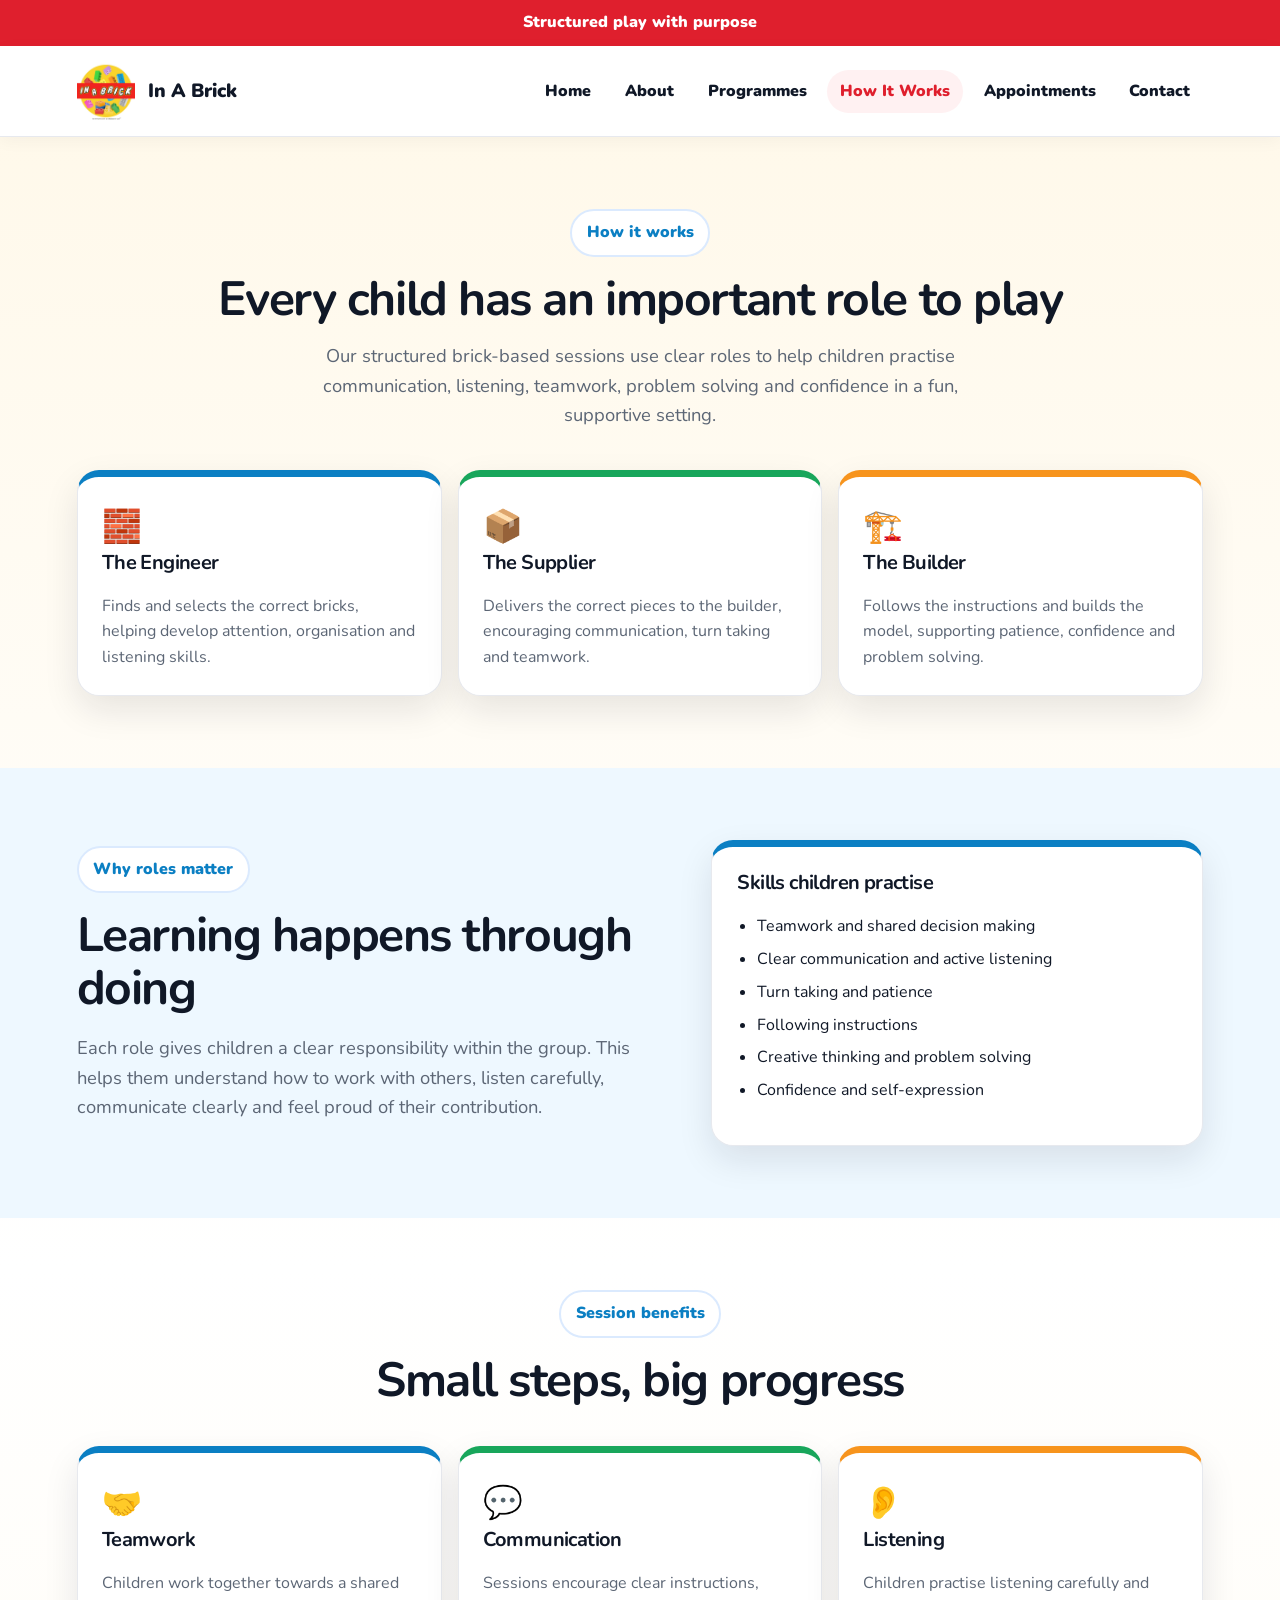
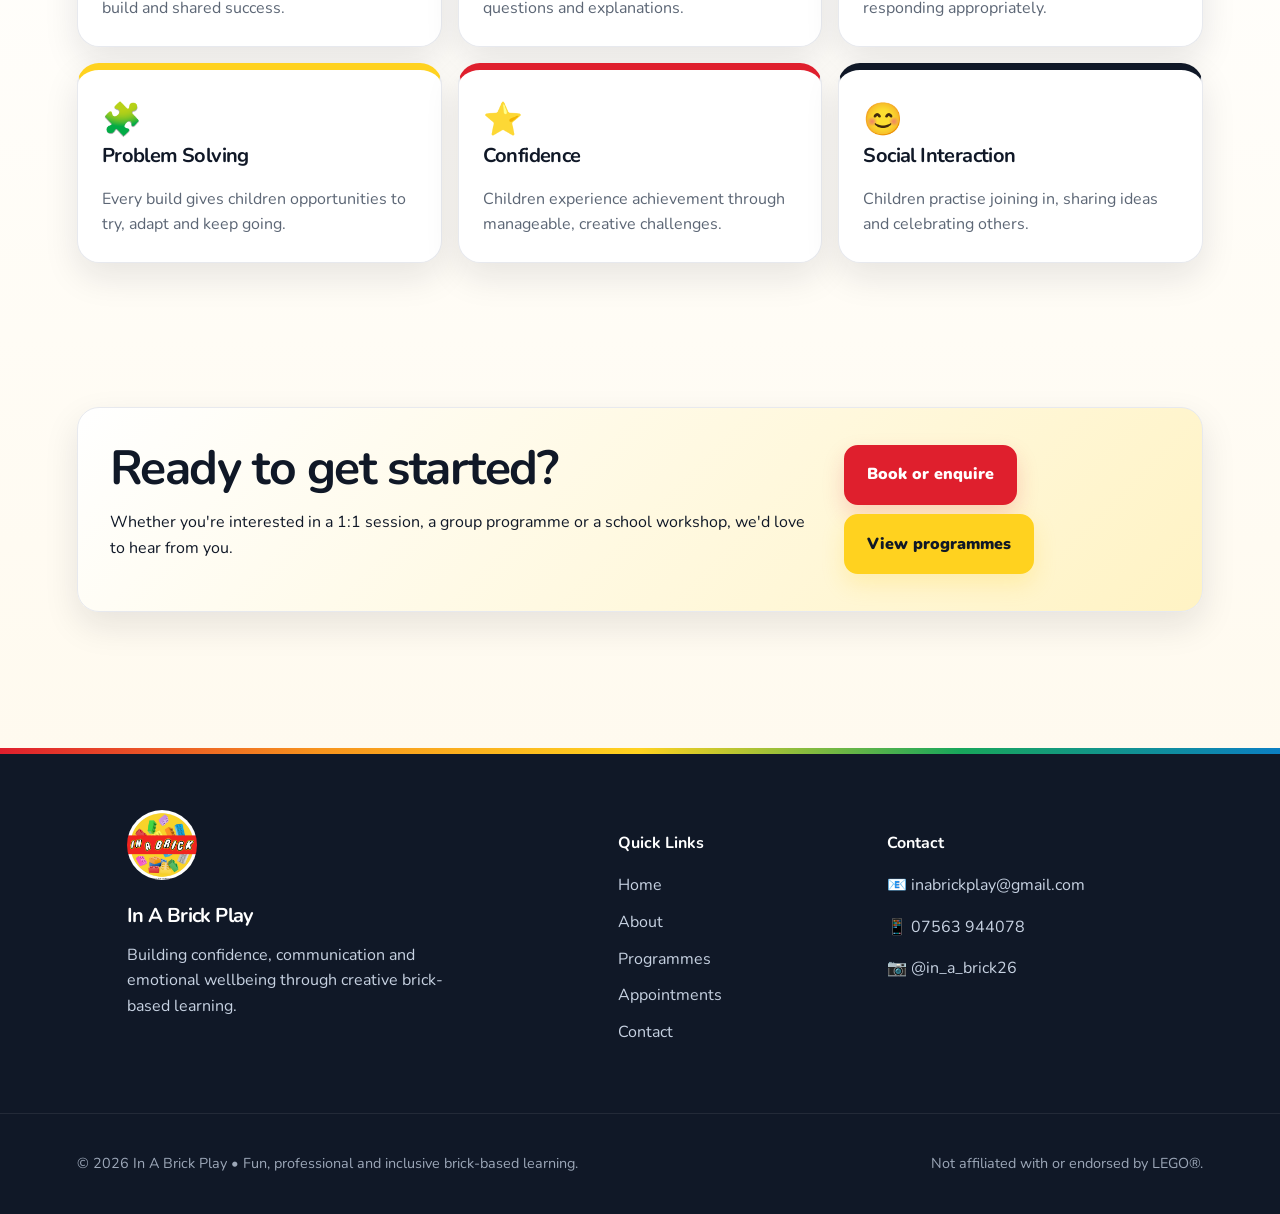
<file: roles.html>
<!doctype html>
<html lang="en">
<head>
  <title>How It Works | In A Brick Play</title>
  <meta charset="utf-8">
  <meta name="viewport" content="width=device-width,initial-scale=1">
  <link rel="stylesheet" href="assets/style.css">
  <script defer src="assets/script.js"></script>
</head>

<body>
  <div class="topbar">Structured play with purpose</div>

  <nav class="nav">
    <a class="brand" href="index.html">
      <img src="assets/images/logo.jpg" alt="In A Brick logo">
      In A Brick
    </a>

    <div class="navlinks">
      <a href="index.html">Home</a>
      <a href="about.html">About</a>
      <a href="programmes.html">Programmes</a>
      <a class="active" href="roles.html">How It Works</a>
      <a href="appointments.html">Appointments</a>
      <a href="contact.html">Contact</a>
    </div>
  </nav>

  <main>
    <section class="section">
      <div class="wrap center">
        <span class="badge">How it works</span>
        <h2>Every child has an important role to play</h2>
        <p class="lead" style="margin:auto">
          Our structured brick-based sessions use clear roles to help children practise
          communication, listening, teamwork, problem solving and confidence in a fun,
          supportive setting.
        </p>

        <div class="programme-card-grid">
          <div class="programme-card blue">
            <span>🧱</span>
            <h3>The Engineer</h3>
            <p>
              Finds and selects the correct bricks, helping develop attention,
              organisation and listening skills.
            </p>
          </div>

          <div class="programme-card green">
            <span>📦</span>
            <h3>The Supplier</h3>
            <p>
              Delivers the correct pieces to the builder, encouraging communication,
              turn taking and teamwork.
            </p>
          </div>

          <div class="programme-card orange">
            <span>🏗️</span>
            <h3>The Builder</h3>
            <p>
              Follows the instructions and builds the model, supporting patience,
              confidence and problem solving.
            </p>
          </div>
        </div>
      </div>
    </section>

    <section class="section soft-blue">
      <div class="wrap detail-grid">
        <div>
          <span class="badge">Why roles matter</span>
          <h2>Learning happens through doing</h2>
          <p class="lead">
            Each role gives children a clear responsibility within the group. This helps
            them understand how to work with others, listen carefully, communicate clearly
            and feel proud of their contribution.
          </p>
        </div>

        <div class="detail-panel">
          <h3>Skills children practise</h3>
          <ul class="clean">
            <li>Teamwork and shared decision making</li>
            <li>Clear communication and active listening</li>
            <li>Turn taking and patience</li>
            <li>Following instructions</li>
            <li>Creative thinking and problem solving</li>
            <li>Confidence and self-expression</li>
          </ul>
        </div>
      </div>
    </section>

    <section class="section">
      <div class="wrap center">
        <span class="badge">Session benefits</span>
        <h2>Small steps, big progress</h2>

        <div class="programme-card-grid">
          <div class="programme-card blue">
            <span>🤝</span>
            <h3>Teamwork</h3>
            <p>Children work together towards a shared build and shared success.</p>
          </div>

          <div class="programme-card green">
            <span>💬</span>
            <h3>Communication</h3>
            <p>Sessions encourage clear instructions, questions and explanations.</p>
          </div>

          <div class="programme-card orange">
            <span>👂</span>
            <h3>Listening</h3>
            <p>Children practise listening carefully and responding appropriately.</p>
          </div>

          <div class="programme-card yellow">
            <span>🧩</span>
            <h3>Problem Solving</h3>
            <p>Every build gives children opportunities to try, adapt and keep going.</p>
          </div>

          <div class="programme-card red">
            <span>⭐</span>
            <h3>Confidence</h3>
            <p>Children experience achievement through manageable, creative challenges.</p>
          </div>

          <div class="programme-card navy">
            <span>😊</span>
            <h3>Social Interaction</h3>
            <p>Children practise joining in, sharing ideas and celebrating others.</p>
          </div>
        </div>
      </div>
    </section>

    <section class="section">
      <div class="wrap cta">
        <div>
          <h2>Ready to get started?</h2>
          <p>
            Whether you're interested in a 1:1 session, a group programme or a school workshop,
            we'd love to hear from you.
          </p>
        </div>

        <div>
          <a class="btn" href="appointments.html">Book or enquire</a>
          <a class="btn yellow" href="programmes.html">View programmes</a>
        </div>
      </div>
    </section>
  </main>

 <footer class="footer">

<div class="footer-top"></div>

<div class="wrap footer-grid">

<div class="footer-brand">

<img src="assets/images/logo.jpg" alt="In A Brick">

<h3>In A Brick Play</h3>

<p>
Building confidence, communication and emotional wellbeing
through creative brick-based learning.
</p>

</div>


<div>

<h4>Quick Links</h4>

<ul class="footer-links">
<li><a href="index.html">Home</a></li>
<li><a href="about.html">About</a></li>
<li><a href="programmes.html">Programmes</a></li>
<li><a href="appointments.html">Appointments</a></li>
<li><a href="contact.html">Contact</a></li>
</ul>

</div>


<div>

<h4>Contact</h4>

<div class="footer-contact">

<a href="mailto:inabrickplay@gmail.com">
📧 inabrickplay@gmail.com
</a>

<a href="https://wa.me/447563944078">
📱 07563 944078
</a>

<a href="https://instagram.com/in_a_brick26">
📷 @in_a_brick26
</a>

</div>

</div>

</div>

<div class="footer-bottom">

<p>
© 2026 In A Brick Play • Fun, professional and inclusive brick-based learning.
</p>

<p>
Not affiliated with or endorsed by LEGO®.
</p>

</div>

</footer>
</body>
</html>
</file>
<file: assets/style.css>
@import url('https://fonts.googleapis.com/css2?family=Nunito:wght@400;600;700;800;900&display=swap');

:root{
  --red:#df1f2d;
  --blue:#0b7fc3;
  --yellow:#ffd21f;
  --green:#18a65b;
  --orange:#f7941d;
  --ink:#101827;
  --muted:#5c6675;
  --cream:#fff8e8;
  --white:#ffffff;
  --border:#e7e9ee;
  --shadow:0 14px 35px rgba(16,24,39,.10);
  --radius:22px;
}

*{box-sizing:border-box}

body{
  margin:0;
  font-family:'Nunito',Arial,sans-serif;
  color:var(--ink);
  background:linear-gradient(180deg,#fff8e8 0%,#ffffff 45%,#fff8e8 100%);
  line-height:1.6;
}

.topbar{
  background:var(--red);
  color:#fff;
  text-align:center;
  padding:.65rem 1rem;
  font-weight:900;
}

.nav{
  background:#fff;
  border-bottom:1px solid var(--border);
  padding:1rem 6%;
  display:flex;
  justify-content:space-between;
  align-items:center;
  position:sticky;
  top:0;
  z-index:10;
  box-shadow:0 4px 16px rgba(16,24,39,.04);
}

.brand{
  display:flex;
  align-items:center;
  gap:.8rem;
  color:var(--ink);
  text-decoration:none;
  font-size:1.2rem;
  font-weight:900;
}

.brand img{
  width:58px;
  height:58px;
  object-fit:contain;
}

.navlinks{
  display:flex;
  gap:.5rem;
  flex-wrap:wrap;
}

.navlinks a{
  color:var(--ink);
  text-decoration:none;
  font-weight:900;
  padding:.55rem .8rem;
  border-radius:999px;
}

.navlinks a:hover,
.navlinks .active{
  background:#fff1f2;
  color:var(--red);
}

.hero,
.section{
  padding:4.5rem 6%;
}

.wrap{
  max-width:1180px;
  margin:auto;
}

.center{text-align:center}

.hero-grid,
.booking-layout,
.contact-layout{
  display:grid;
  grid-template-columns:1.1fr .9fr;
  gap:2rem;
  align-items:start;
}

.grid{
  display:grid;
  grid-template-columns:repeat(3,1fr);
  gap:1.25rem;
}

.badge{
  display:inline-flex;
  background:#fff;
  color:var(--blue);
  border:2px solid #dbeafe;
  padding:.55rem .9rem;
  border-radius:999px;
  font-weight:900;
  margin-bottom:1rem;
}

h1,h2,h3{
  line-height:1.1;
  letter-spacing:-.03em;
}

h1{
  font-size:clamp(2.4rem,5.5vw,4.8rem);
  margin:.5rem 0 1rem;
}

h2{
  font-size:clamp(1.9rem,4vw,3rem);
  margin:0 0 1rem;
}

h3{
  font-size:1.25rem;
  margin-top:0;
}

.lead{
  color:var(--muted);
  font-size:1.15rem;
  max-width:720px;
}

.btn{
  display:inline-flex;
  align-items:center;
  justify-content:center;
  padding:.95rem 1.3rem;
  border-radius:14px;
  background:var(--red);
  color:#fff;
  text-decoration:none;
  font-weight:900;
  border:2px solid var(--red);
  box-shadow:0 10px 22px rgba(223,31,45,.18);
  margin:.3rem .35rem .3rem 0;
  cursor:pointer;
}

.btn.yellow{
  background:var(--yellow);
  color:var(--ink);
  border-color:var(--yellow);
  box-shadow:0 10px 22px rgba(255,210,31,.22);
}

.btn:hover{
  transform:translateY(-2px);
}

.card,
.hero-card,
.cta,
.enquiry-form,
.note{
  background:var(--white);
  border:1px solid var(--border);
  border-radius:var(--radius);
  box-shadow:var(--shadow);
}

.card{
  padding:1.6rem;
  border-top:6px solid var(--blue);
}

.card:nth-child(2){border-top-color:var(--red)}
.card:nth-child(3){border-top-color:var(--green)}
.card:nth-child(4){border-top-color:var(--yellow)}
.card:nth-child(5){border-top-color:var(--orange)}
.card:nth-child(6){border-top-color:var(--blue)}

.feature-card{
  border-top-color:var(--yellow);
}

.hero-card{
  padding:1rem;
  overflow:hidden;
}

.hero-card img,
main img{
  width:100%;
  height:auto;
  display:block;
  border-radius:18px;
}

.cta{
  padding:2rem;
  display:flex;
  justify-content:space-between;
  align-items:center;
  gap:1.5rem;
  background:linear-gradient(135deg,#ffffff,#fff3c4);
}

.note{
  background:#fff7d6;
  border-left:6px solid var(--yellow);
  padding:1rem 1.2rem;
  border-radius:16px;
  max-width:760px;
  margin-top:1.5rem;
}

.booking-actions{
  margin:1.5rem 0;
}

.clean{
  padding-left:1.2rem;
}

.clean li{
  margin:.45rem 0;
}

.contact-list{
  display:grid;
  gap:.9rem;
  margin:1.75rem 0;
}

.contact-pill{
  display:flex;
  align-items:center;
  gap:1rem;
  background:#fff;
  border:1px solid var(--border);
  border-radius:18px;
  padding:1rem;
  text-decoration:none;
  color:var(--ink);
  box-shadow:0 10px 24px rgba(16,24,39,.07);
  max-width:560px;
  font-weight:800;
}

.contact-pill:hover{
  transform:translateY(-2px);
  border-color:var(--red);
}

.icon{
  width:38px;
  height:38px;
  border-radius:50%;
  display:inline-flex;
  align-items:center;
  justify-content:center;
  background:#fff1f2;
  color:var(--red);
  font-weight:900;
  flex:none;
}

.enquiry-form{
  max-width:860px;
  margin:3rem auto 0;
  padding:2rem;
}

.form-grid{
  display:grid;
  grid-template-columns:1fr 1fr;
  gap:1rem;
}

.enquiry-form input,
.enquiry-form select,
.enquiry-form textarea{
  width:100%;
  border:1px solid var(--border);
  border-radius:14px;
  padding:.95rem 1rem;
  font-family:inherit;
  font-size:1rem;
  background:#fff;
}

.enquiry-form textarea{
  min-height:140px;
  resize:vertical;
  grid-column:1 / -1;
}

.enquiry-form button{
  width:100%;
  margin-top:1rem;
}

.footer{
  background:var(--ink);
  color:#fff;
  padding:3rem 6%;
  margin-top:3rem;
}
.footer a{
  color:#fff;
}

.social-links{
  display:flex;
  flex-wrap:wrap;
  gap:.75rem;
  margin-top:1rem;
}

.social-link{
  background:rgba(255,255,255,.08);
  border:1px solid rgba(255,255,255,.16);
  color:#fff;
  text-decoration:none;
  padding:.65rem .9rem;
  border-radius:999px;
  font-weight:800;
}

@media(max-width:800px){
  .nav{
    position:relative;
    flex-direction:column;
    align-items:flex-start;
    padding:1rem 1.25rem;
  }

  .brand img{
    width:46px;
    height:46px;
  }

  .navlinks{
    width:100%;
    display:grid;
    grid-template-columns:repeat(2,1fr);
    gap:.45rem;
  }

 .navlinks a{
  display:flex;
  justify-content:center;
  align-items:center;
  padding:12px 16px;
  text-align:center;
  border-radius:14px;
  min-height:46px;
}

  .hero,
  .section{
    padding:3rem 1.25rem;
  }

  .hero-grid,
  .booking-layout,
  .contact-layout,
  .grid,
  .form-grid{
    grid-template-columns:1fr;
  }

  h1{font-size:2.45rem}
  h2{font-size:2rem}

  .cta{
    flex-direction:column;
    align-items:flex-start;
  }

  .enquiry-form{
    padding:1.4rem;
  }
}
.programme-highlight {
  padding-top: 3rem;
  padding-bottom: 3rem;
}

.programme-feature {
  display: grid;
  grid-template-columns: 1fr 0.85fr;
  gap: 2rem;
  align-items: center;
}

.butterfly {
  background: linear-gradient(135deg, #f0f8ff 0%, #fff8e8 45%, #fff3c4 100%);
}

.badge.blue {
  color: var(--blue);
  border-color: #bfdbfe;
  background: #eff6ff;
}

.mini-grid {
  display: flex;
  flex-wrap: wrap;
  gap: 0.65rem;
  margin: 1.5rem 0;
}

.mini-card {
  background: #ffffff;
  border: 1px solid var(--border);
  border-radius: 999px;
  padding: 0.6rem 0.9rem;
  font-weight: 900;
  box-shadow: 0 8px 18px rgba(16,24,39,.07);
}

.sound-card {
  border-top-color: var(--blue);
  background: linear-gradient(180deg, #ffffff 0%, #eef8ff 100%);
}

@media(max-width:800px) {
  .programme-feature {
    grid-template-columns: 1fr;
  }
}
.programme-card-grid{
  display:grid;
  grid-template-columns:repeat(3,1fr);
  gap:1rem;
  margin-top:2.5rem;
}

.programme-card{
  background:#fff;
  border:1px solid var(--border);
  border-radius:22px;
  padding:1.5rem;
  text-align:left;
  text-decoration:none;
  color:var(--ink);
  box-shadow:var(--shadow);
  border-top:7px solid var(--blue);
}

.programme-card span{
  font-size:2rem;
}

.programme-card p{
  color:var(--muted);
  margin-bottom:0;
}

.programme-card:hover{
  transform:translateY(-3px);
}

.programme-card.green{border-top-color:var(--green)}
.programme-card.orange{border-top-color:var(--orange)}
.programme-card.yellow{border-top-color:var(--yellow)}
.programme-card.red{border-top-color:var(--red)}
.programme-card.navy{border-top-color:var(--ink)}

.programme-detail{
  padding-top:3.5rem;
  padding-bottom:3.5rem;
}

.detail-grid{
  display:grid;
  grid-template-columns:1.1fr .9fr;
  gap:2rem;
  align-items:center;
}

.detail-panel{
  background:#fff;
  border:1px solid var(--border);
  border-radius:22px;
  padding:1.6rem;
  box-shadow:var(--shadow);
  border-top:7px solid var(--blue);
}

.orange-panel{
  border-top-color:var(--orange);
}

.soft-blue{
  background:#eef8ff;
}

.soft-yellow{
  background:#fff8df;
}

.poster-frame{
  max-width:360px;
  margin:0 auto;
  background:#fff;
  padding:.8rem;
  border-radius:22px;
  box-shadow:var(--shadow);
  border:1px solid var(--border);
}

.poster-frame img{
  width:100%;
  height:auto;
  border-radius:16px;
  display:block;
}

.resource-grid{
  display:grid;
  grid-template-columns:repeat(2,1fr);
  gap:.75rem;
  margin:1.5rem 0;
}

.resource-grid div{
  background:#fff;
  border:1px solid var(--border);
  border-radius:14px;
  padding:.85rem 1rem;
  font-weight:900;
}

@media(max-width:800px){
  .programme-card-grid,
  .detail-grid,
  .resource-grid{
    grid-template-columns:1fr;
  }

  .poster-frame{
    max-width:300px;
  }
}
.home-hero {
  background: linear-gradient(135deg, #fff8e8 0%, #ffffff 45%, #eef8ff 100%);
}

.home-hero .hero-card {
  max-width: 520px;
  margin-left: auto;
}

@media(max-width:800px){
  .home-hero .hero-card {
    max-width: 100%;
    margin-left: 0;
  }
}
@media (max-width:800px){

.booking-actions{
    display:grid;
    grid-template-columns:1fr 1fr;
    gap:12px;
    margin-top:2rem;
}

.booking-actions .btn{
    margin:0;
    width:100%;
    padding:15px 12px;
    font-size:.95rem;
    text-align:center;
}

}
/* Appointment cards tidy-up */
.appointment-card,
.booking-card,
.appointments .programme-card {
  display: flex;
  flex-direction: column;
  height: 100%;
}

.appointment-card .btn,
.booking-card .btn,
.appointments .programme-card .btn {
  margin-top: auto;
  width: fit-content;
}

.appointment-card .btn.yellow,
.booking-card .btn.yellow,
.appointments .programme-card .btn.yellow {
  background: var(--red);
  color: #fff;
  border-color: var(--red);
  box-shadow: 0 10px 22px rgba(223,31,45,.18);
}
.footer{
    background:#101827;
    color:#fff;
    margin-top:4rem;
    padding:0;
}

.footer-top{
    height:6px;
    background:
    linear-gradient(
    90deg,
    #df1f2d 0%,
    #f7941d 25%,
    #ffd21f 50%,
    #18a65b 75%,
    #0b7fc3 100%);
}

.footer-grid{
    display:grid;
    grid-template-columns:2fr 1fr 1.2fr;
    gap:3rem;
    padding:3.5rem 0;
}

.footer-brand img{
    width:70px;
    height:70px;
    border-radius:50%;
    margin-bottom:1rem;
}

.footer-brand h3{
    color:#fff;
    margin-bottom:.75rem;
}

.footer-brand p{
    color:#c7d2e2;
    max-width:320px;
}

.footer h4{
    margin-bottom:1rem;
    color:#fff;
}

.footer-links{
    list-style:none;
    padding:0;
    margin:0;
}

.footer-links li{
    margin:.7rem 0;
}

.footer-links a{
    color:#c7d2e2;
    text-decoration:none;
}

.footer-links a:hover{
    color:#fff;
}

.footer-contact{
    display:flex;
    flex-direction:column;
    gap:1rem;
}

.footer-contact a{
    color:#c7d2e2;
    text-decoration:none;
}

.footer-contact a:hover{
    color:#fff;
}

.footer-bottom{
    border-top:1px solid rgba(255,255,255,.08);
    padding:1.5rem 6%;
    display:flex;
    justify-content:space-between;
    flex-wrap:wrap;
    color:#9ca7b8;
    font-size:.9rem;
}

@media(max-width:800px){

.footer-grid{
    grid-template-columns:1fr;
    text-align:center;
}

.footer-brand{
    display:flex;
    flex-direction:column;
    align-items:center;
}

.footer-brand p{
    max-width:100%;
}

.footer-bottom{
    flex-direction:column;
    gap:.5rem;
    text-align:center;
}

}
.footer .footer-grid{
  display:grid !important;
  grid-template-columns:2fr 1fr 1.2fr !important;
  gap:3rem;
  padding:3.5rem 6%;
}

@media(max-width:800px){
  .footer .footer-grid{
    grid-template-columns:1fr !important;
    text-align:center;
  }
}
.programme-card{
    transition:.3s ease;
}

.programme-card:hover{
    transform:translateY(-8px);
    box-shadow:0 20px 40px rgba(16,24,39,.15);
}
</file>
